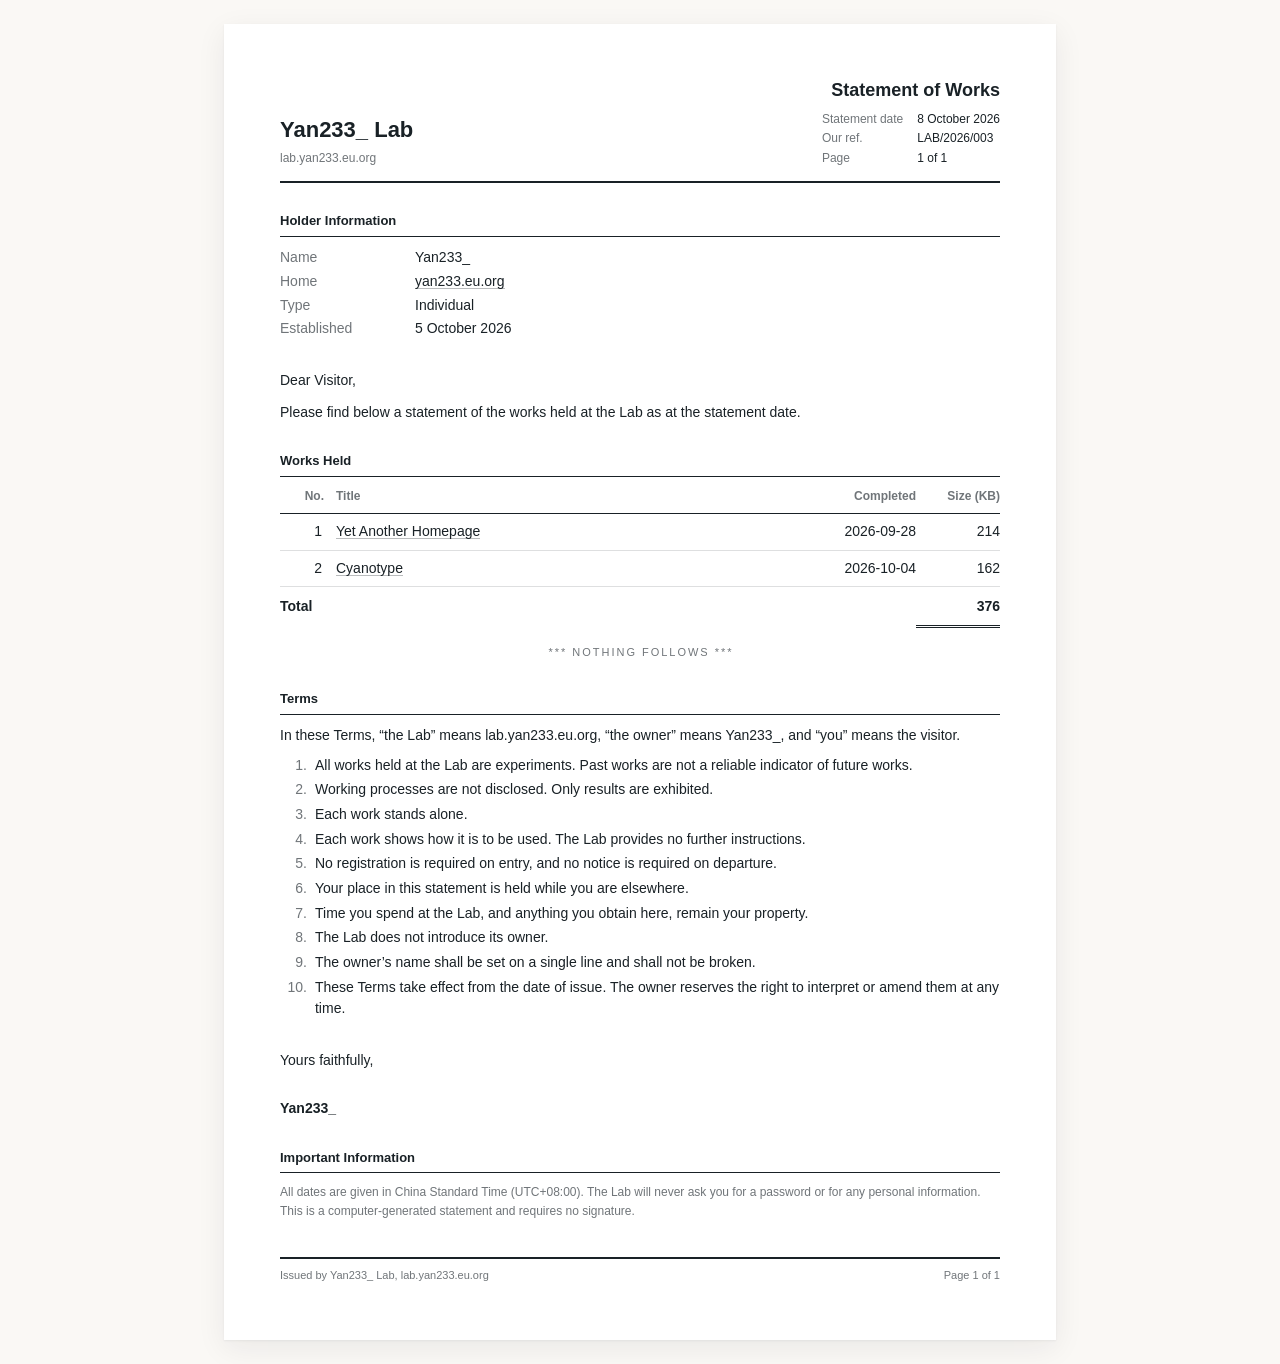
<file: index.html>
<!doctype html>
<html lang="en-GB">
<head>
  <meta charset="utf-8">
  <meta name="viewport" content="width=device-width, initial-scale=1">
  <title>Statement of Works · Yan233_ Lab</title>
  <meta name="description" content="Statement of the works held at Yan233_ Lab.">
  <link rel="stylesheet" href="style.css">
</head>
<body>
  <header class="head">
    <div class="issuer">
      <p class="mark">Yan233_ Lab</p>
      <p>lab.yan233.eu.org</p>
    </div>
    <div class="doc">
      <h1>Statement of Works</h1>
      <dl>
        <dt>Statement date</dt><dd><time datetime="2026-10-08">8 October 2026</time></dd>
        <dt>Our ref.</dt><dd>LAB/2026/003</dd>
        <dt>Page</dt><dd>1 of 1</dd>
      </dl>
    </div>
  </header>

  <main>
    <section>
      <h2>Holder Information</h2>
      <dl class="fields">
        <dt>Name</dt><dd>Yan233_</dd>
        <dt>Home</dt><dd><a href="https://yan233.eu.org/" target="_blank">yan233.eu.org</a></dd>
        <dt>Type</dt><dd>Individual</dd>
        <dt>Established</dt><dd><time datetime="2026-10-05">5 October 2026</time></dd>
      </dl>
    </section>

    <div class="letter">
      <p>Dear Visitor,</p>
      <p>Please find below a statement of the works held at the Lab as at the statement date.</p>
    </div>

    <section>
      <h2 id="works">Works Held</h2>
      <table aria-labelledby="works">
        <thead>
          <tr>
            <th scope="col" class="no">No.</th>
            <th scope="col">Title</th>
            <th scope="col" class="date">Completed</th>
            <th scope="col" class="size">Size (KB)</th>
          </tr>
        </thead>
        <tbody>
          <tr>
            <td class="no">1</td>
            <th scope="row"><a href="1/" target="_blank">Yet Another Homepage</a></th>
            <td class="date"><time datetime="2026-09-28">2026-09-28</time></td>
            <td class="size">214</td>
          </tr>
          <tr>
            <td class="no">2</td>
            <th scope="row"><a href="2/" target="_blank">Cyanotype</a></th>
            <td class="date"><time datetime="2026-10-04">2026-10-04</time></td>
            <td class="size">162</td>
          </tr>
        </tbody>
        <tfoot>
          <tr><th scope="row" colspan="3">Total</th><td class="size">376</td></tr>
        </tfoot>
      </table>
      <p class="end">Nothing follows</p>
    </section>

    <section class="terms">
      <h2>Terms</h2>
      <p>In these Terms, “the Lab” means lab.yan233.eu.org, “the owner” means Yan233_, and “you” means the visitor.</p>
      <ol>
        <li>All works held at the Lab are experiments. Past works are not a reliable indicator of future works.</li>
        <li>Working processes are not disclosed. Only results are exhibited.</li>
        <li>Each work stands alone.</li>
        <li>Each work shows how it is to be used. The Lab provides no further instructions.</li>
        <li>No registration is required on entry, and no notice is required on departure.</li>
        <li>Your place in this statement is held while you are elsewhere.</li>
        <li>Time you spend at the Lab, and anything you obtain here, remain your property.</li>
        <li>The Lab does not introduce its owner.</li>
        <li>The owner’s name shall be set on a single line and shall not be broken.</li>
        <li>These Terms take effect from the date of issue. The owner reserves the right to interpret or amend them at any time.</li>
      </ol>
    </section>

    <div class="close">
      <p>Yours faithfully,</p>
      <p class="sign">Yan233_</p>
    </div>

    <section class="info">
      <h2>Important Information</h2>
      <p>All dates are given in China Standard Time (UTC+08:00). The Lab will never ask you for a password or for any personal information. This is a computer-generated statement and requires no signature.</p>
    </section>
  </main>

  <footer class="foot">
    <p>Issued by Yan233_ Lab, lab.yan233.eu.org</p>
    <p>Page 1 of 1</p>
  </footer>
</body>
</html>
</file>
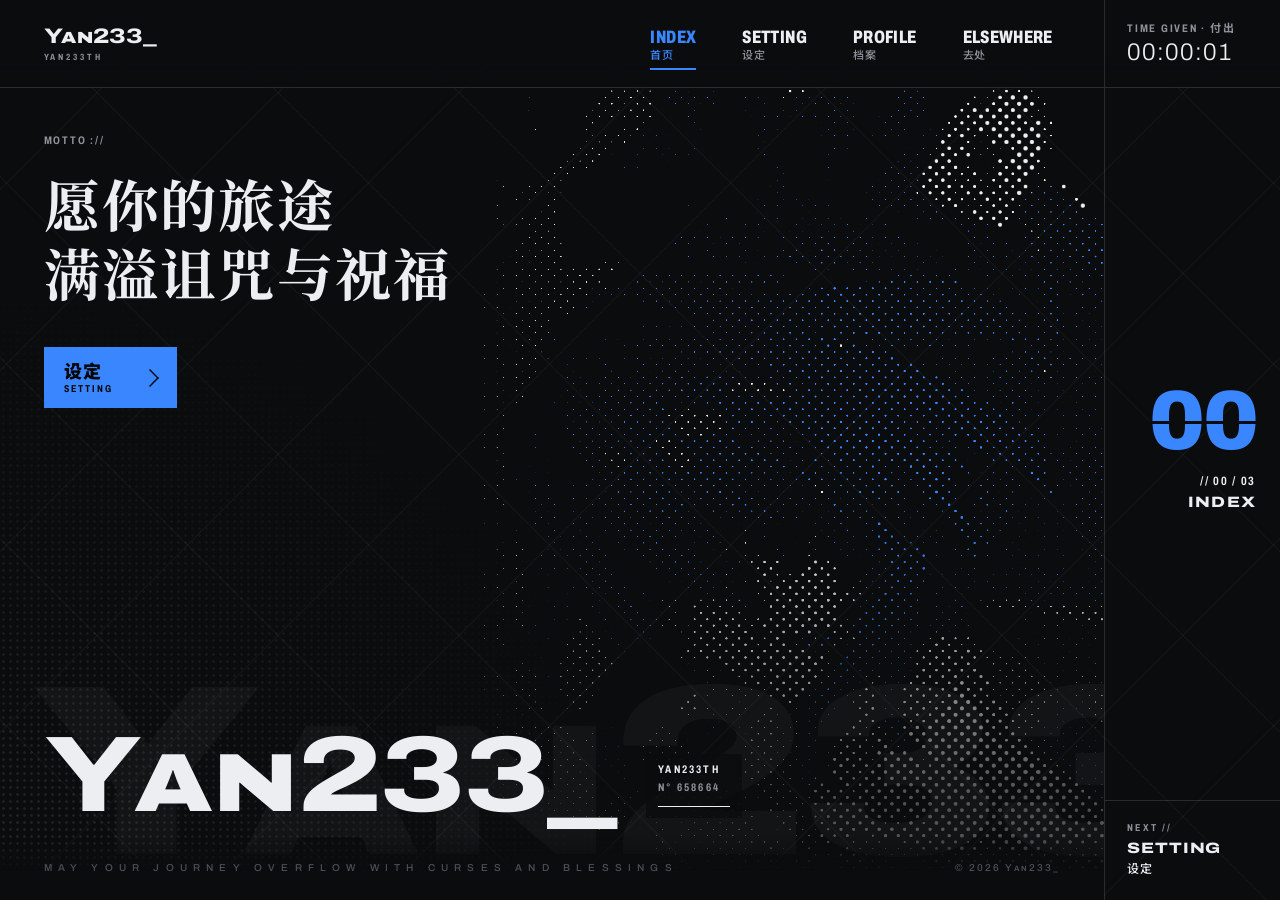
<file: 1/index.html>
<!doctype html>
<html lang="zh">
<head>
  <meta charset="utf-8">
  <meta name="viewport" content="width=device-width, initial-scale=1">
  <meta name="robots" content="noindex, nofollow">
  <meta name="theme-color" content="#0b0c0e">
  <title>Yan233_</title>
  <link rel="icon" href="avatar.avif">
  <link rel="next" href="./setting.html">
  <link rel="preload" href="archivo.woff2" as="font" type="font/woff2" crossorigin>
  <link rel="preload" href="./sans-sc.woff2" as="font" type="font/woff2" crossorigin>
  <link rel="preload" href="serif-sc.woff2" as="font" type="font/woff2" crossorigin>
  <script>document.documentElement.classList.add('js');</script>
  <style>@view-transition { navigation: auto; }</style>
  <link rel="stylesheet" href="./style.css">
  <script type="module" src="./kv.js"></script>
</head>
<body data-page="index">
  <a class="skip" href="#main">Skip to content</a>
  <span class="glow" aria-hidden="true"><i></i></span>
  <header class="bar">
    <a class="mark" href="./index.html" aria-label="Yan233_"><b>Y<span class="sc">an</span>233_</b><small>YAN233TH</small></a>
    <nav class="nav" aria-label="Pages">
      <a href="./index.html" aria-current="page"><b>INDEX</b><small>首页</small></a>
      <a href="./setting.html"><b>SETTING</b><small>设定</small></a>
      <a href="./profile.html"><b>PROFILE</b><small>档案</small></a>
      <a href="./elsewhere.html"><b>ELSEWHERE</b><small>去处</small></a>
    </nav>
    <p class="ledger"><span class="label">Time given · 付出</span><output data-ledger>00:00:00</output></p>
  </header>

  <aside class="rail">
    <p class="index-no" aria-hidden="true"><span class="big">00</span><span class="of">// 00 / 03</span><b>INDEX</b></p>
    <a class="next" href="./setting.html"><small>NEXT //</small><b>SETTING <span>设定</span></b></a>
  </aside>

  <main class="index" id="main">
    <p class="ghost" aria-hidden="true">Y<span class="sc">an</span>233_</p>
    <canvas class="kv" aria-hidden="true"></canvas>
    <img class="kv-still" src="avatar.avif" alt="" width="192" height="192">

    <section class="title in" style="--d:2">
      <h1 aria-label="Yan233_">Y<span class="sc">an</span>233_</h1>
      <p><span>YAN233TH</span><span data-visit>N° ------</span><i></i></p>
    </section>

    <section class="motto in" style="--d:0" aria-labelledby="motto">
      <p class="label">Motto ://</p>
      <h2 id="motto"><span>愿你的旅途</span><span>满溢诅咒与祝福</span></h2>
    </section>

    <a class="enter in" style="--d:4" href="./setting.html"><b>设定</b><small>SETTING</small><i></i></a>
  </main>

  <footer class="foot">
    <p>MAY YOUR JOURNEY OVERFLOW WITH CURSES AND BLESSINGS</p>
    <p class="copy">© 2026 Y<span class="sc">an</span>233_</p>
  </footer>
</body>
</html>
</file>
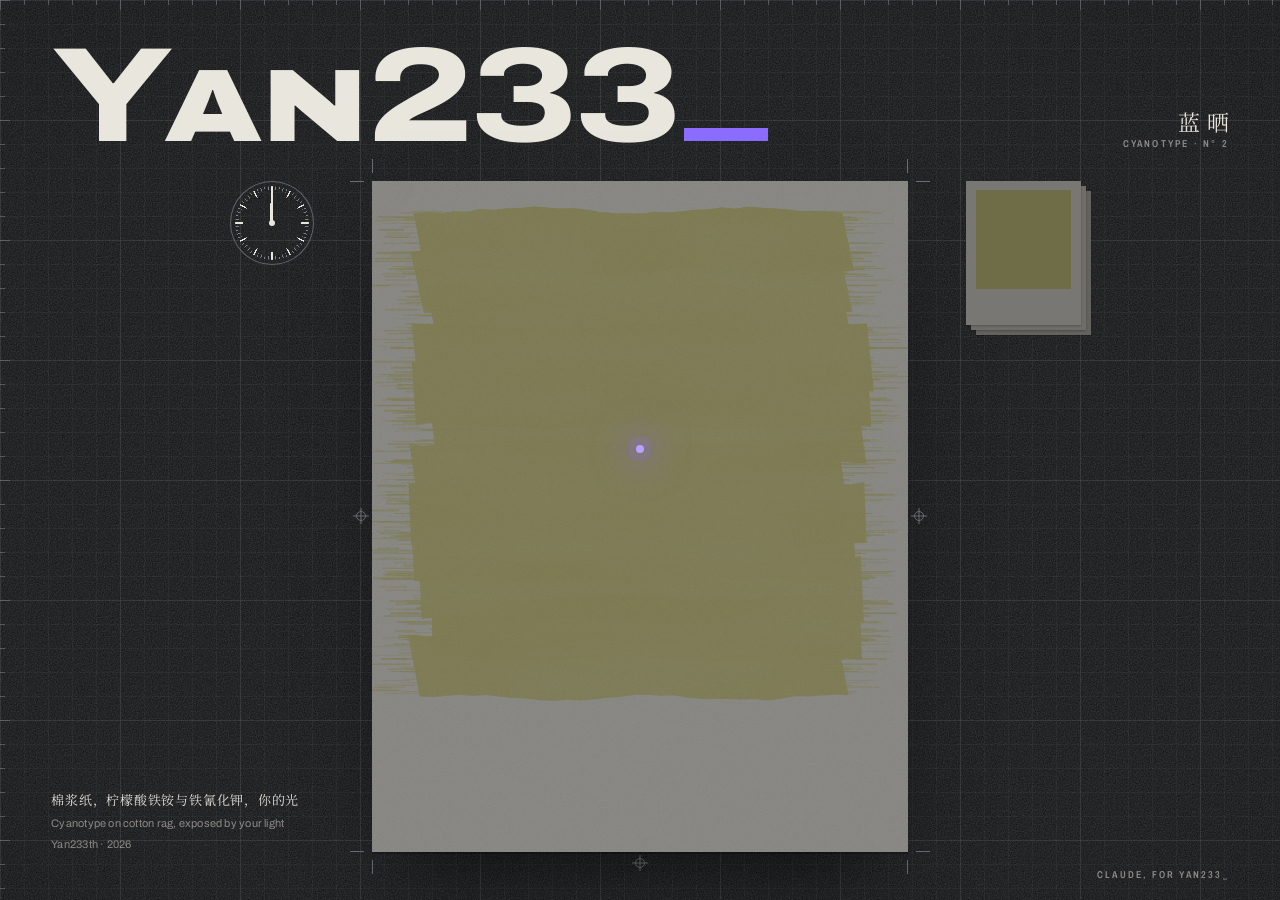
<file: 2/index.html>
<!doctype html>
<html lang="zh">
<head>
  <meta charset="utf-8">
  <meta name="viewport" content="width=device-width, initial-scale=1">
  <meta name="robots" content="noindex, nofollow">
  <meta name="theme-color" content="#101113">
  <title>Yan233_ / 蓝晒</title>
  <link rel="icon" href="avatar.avif">
  <link rel="preload" href="archivo.woff2" as="font" type="font/woff2" crossorigin>
  <link rel="preload" href="./serif-sc.woff2" as="font" type="font/woff2" crossorigin>
  <script>document.documentElement.classList.add('js');</script>
  <link rel="stylesheet" href="./style.css">
  <script type="module" src="./app.js"></script>
</head>
<body data-state="dark">
  <a class="skip" href="#sheet">Skip to the paper</a>

  <div class="ruler top" aria-hidden="true"></div>
  <div class="ruler side" aria-hidden="true"></div>

  <main class="room">
    <span class="flood" aria-hidden="true"><i></i></span>
    <span class="reveal" aria-hidden="true"><i></i></span>
    <header class="masthead">
      <h1 class="name" aria-label="Yan233_">Y<span class="sc">an</span>233<span class="tail" aria-hidden="true"></span></h1>
      <p class="title"><b>蓝晒</b><span>Cyanotype · N° 2</span></p>
    </header>

    <span class="timer" aria-hidden="true"><i></i><i></i></span>

    <figure class="stage">
      <span class="marks" aria-hidden="true"></span>
      <div class="paper" id="sheet" tabindex="0" aria-label="一张蓝晒纸。移动指针，或用方向键，让光停在纸上。A sheet of cyanotype paper: hold the light over it with the pointer or the arrow keys.">
        <canvas width="960" height="1200" aria-hidden="true"></canvas>
        <span class="veil" aria-hidden="true"><i></i></span>
        <span class="standby" aria-hidden="true"></span>
        <span class="lamp" aria-hidden="true"></span>
        <button class="water" type="button" aria-label="冲洗 · Wash" hidden><i></i></button>
      </div>
      <button class="laid" type="button" aria-label="挂回墙上 · Hang it back" hidden><canvas width="960" height="1200"></canvas></button>
      <a class="take" aria-label="带走这一张 · Take this print" hidden><svg viewBox="0 0 16 16" aria-hidden="true"><path d="M8 1.75v8.5M4.5 6.75 8 10.25l3.5-3.5"/><path d="M2.25 10.5v3.25h11.5V10.5"/></svg></a>
    </figure>

    <aside class="wall" aria-label="本次 · This visit">
      <button class="stack" type="button" aria-label="再晒一张 · Another sheet" disabled><i></i><i></i><i></i></button>
      <ol class="hung" data-prints></ol>
    </aside>

    <p class="caption">
      <span class="medium">棉浆纸，柠檬酸铁铵与铁氰化钾，你的光</span>
      <span lang="en">Cyanotype on cotton rag, exposed by your light</span>
      <span lang="en">Yan233th · 2026</span>
    </p>
  </main>

  <p class="credit">Claude, for Yan233_</p>
  <noscript><p class="nojs">这件作品需要 JavaScript 才能曝光。<span lang="en">This piece needs JavaScript to expose.</span></p></noscript>
  <p class="sr-only" role="status" data-status></p>
</body>
</html>
</file>
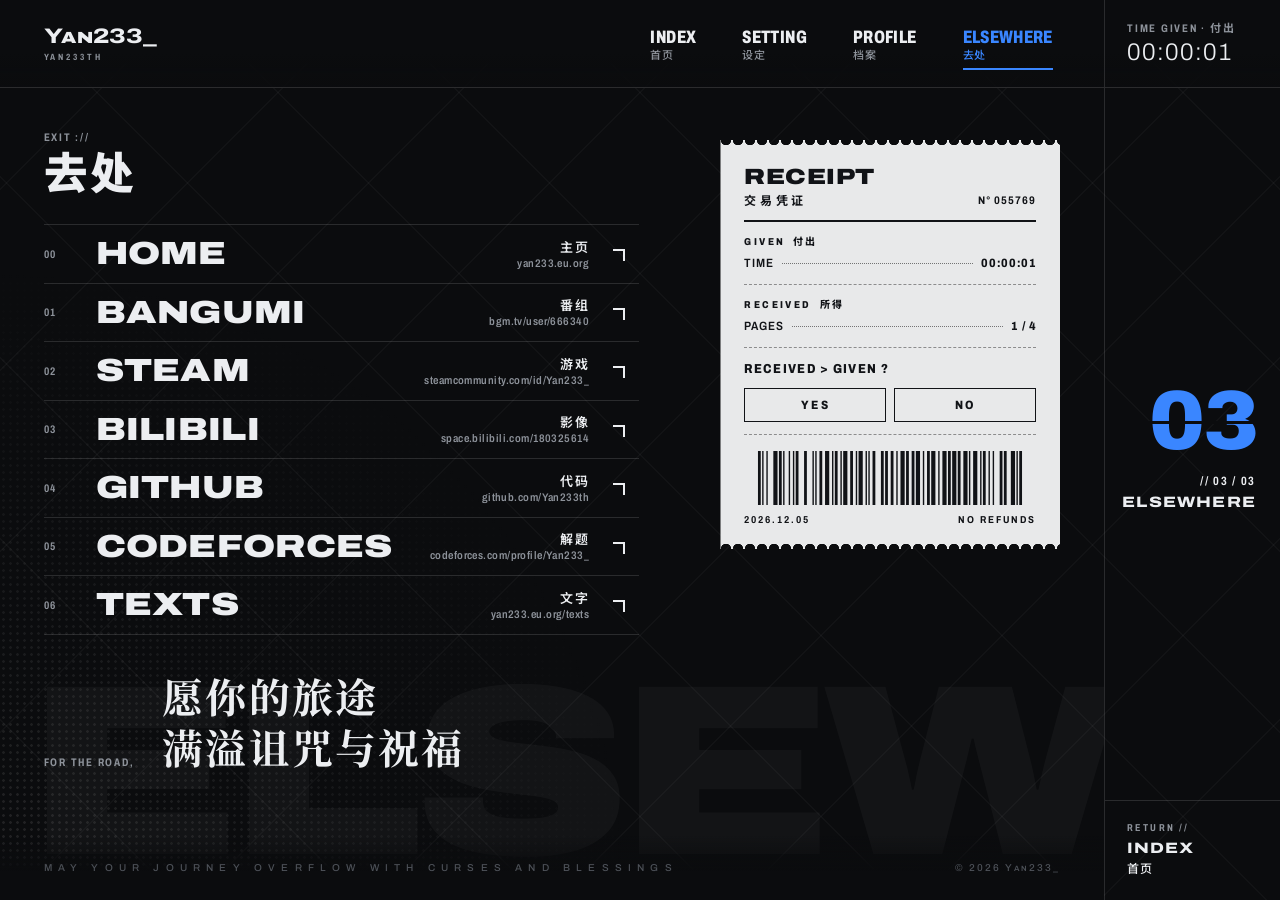
<file: 1/elsewhere.html>
<!doctype html>
<html lang="zh">
<head>
  <meta charset="utf-8">
  <meta name="viewport" content="width=device-width, initial-scale=1">
  <meta name="robots" content="noindex, nofollow">
  <meta name="theme-color" content="#0b0c0e">
  <title>Yan233_ / 去处</title>
  <link rel="icon" href="avatar.avif">
  <link rel="prev" href="./profile.html">
  <link rel="next" href="./index.html">
  <link rel="preload" href="archivo.woff2" as="font" type="font/woff2" crossorigin>
  <link rel="preload" href="./sans-sc.woff2" as="font" type="font/woff2" crossorigin>
  <link rel="preload" href="serif-sc.woff2" as="font" type="font/woff2" crossorigin>
  <script>document.documentElement.classList.add('js');</script>
  <style>@view-transition { navigation: auto; }</style>
  <link rel="stylesheet" href="./style.css">
  <script type="module" src="./receipt.js"></script>
</head>
<body data-page="elsewhere">
  <a class="skip" href="#main">Skip to content</a>
  <span class="glow" aria-hidden="true"><i></i></span>
  <header class="bar">
    <a class="mark" href="./index.html" aria-label="Yan233_"><b>Y<span class="sc">an</span>233_</b><small>YAN233TH</small></a>
    <nav class="nav" aria-label="Pages">
      <a href="./index.html"><b>INDEX</b><small>首页</small></a>
      <a href="./setting.html"><b>SETTING</b><small>设定</small></a>
      <a href="./profile.html"><b>PROFILE</b><small>档案</small></a>
      <a href="./elsewhere.html" aria-current="page"><b>ELSEWHERE</b><small>去处</small></a>
    </nav>
    <p class="ledger"><span class="label">Time given · 付出</span><output data-ledger>00:00:00</output></p>
  </header>

  <aside class="rail">
    <p class="index-no" aria-hidden="true"><span class="big">03</span><span class="of">// 03 / 03</span><b>ELSEWHERE</b></p>
    <a class="next" href="./index.html"><small>RETURN //</small><b>INDEX <span>首页</span></b></a>
  </aside>

  <main class="elsewhere" id="main">
    <p class="ghost" aria-hidden="true">ELSEWHERE</p>

    <div class="left">
      <header class="head in" style="--d:0"><p class="label">Exit ://</p><h1>去处</h1></header>
      <ol class="doors in" style="--d:1">
        <li><a href="https://yan233.eu.org/" target="_blank" rel="noopener"><b>HOME</b><span>主页<small>yan233.eu.org</small></span><i></i></a></li>
        <li><a href="https://bgm.tv/user/666340" target="_blank" rel="noopener"><b>BANGUMI</b><span>番组<small>bgm.tv/user/666340</small></span><i></i></a></li>
        <li><a href="https://steamcommunity.com/id/Yan233_" target="_blank" rel="noopener"><b>STEAM</b><span>游戏<small>steamcommunity.com/id/Yan233_</small></span><i></i></a></li>
        <li><a href="https://space.bilibili.com/180325614" target="_blank" rel="noopener"><b>BILIBILI</b><span>影像<small>space.bilibili.com/180325614</small></span><i></i></a></li>
        <li><a href="https://github.com/Yan233th" target="_blank" rel="noopener"><b>GITHUB</b><span>代码<small>github.com/Yan233th</small></span><i></i></a></li>
        <li><a href="https://codeforces.com/profile/Yan233_" target="_blank" rel="noopener"><b>CODEFORCES</b><span>解题<small>codeforces.com/profile/Yan233_</small></span><i></i></a></li>
        <li><a href="https://yan233.eu.org/texts/" target="_blank" rel="noopener"><b>TEXTS</b><span>文字<small>yan233.eu.org/texts</small></span><i></i></a></li>
      </ol>

      <section class="farewell in" style="--d:3" aria-labelledby="farewell">
        <p class="label">For the road,</p>
        <h2 id="farewell"><span>愿你的旅途</span><span>满溢诅咒与祝福</span></h2>
      </section>
    </div>

    <aside class="receipt in" style="--d:2" aria-labelledby="receipt">
      <header><b id="receipt">RECEIPT</b><span>交易凭证</span><small data-receipt="no">N° ------</small></header>
      <section>
        <h3>GIVEN<span>付出</span></h3>
        <dl><div><dt>TIME</dt><dd data-receipt="time">00:00:00</dd></div></dl>
      </section>
      <section>
        <h3>RECEIVED<span>所得</span></h3>
        <dl data-receipt="received"><div><dt>PAGES</dt><dd data-receipt="pages">- / 4</dd></div></dl>
        <div class="prints" data-receipt="prints" aria-hidden="true"></div>
      </section>
      <section class="verdict">
        <p>RECEIVED &gt; GIVEN ?</p>
        <div>
          <button type="button" data-answer="yes" aria-pressed="false">YES</button>
          <button type="button" data-answer="no" aria-pressed="false">NO</button>
        </div>
      </section>
      <svg aria-hidden="true" data-receipt="code" preserveAspectRatio="none"></svg>
      <footer><span data-receipt="date"></span><span>NO REFUNDS</span></footer>
    </aside>
  </main>

  <footer class="foot">
    <p>MAY YOUR JOURNEY OVERFLOW WITH CURSES AND BLESSINGS</p>
    <p class="copy">© 2026 Y<span class="sc">an</span>233_</p>
  </footer>
</body>
</html>
</file>
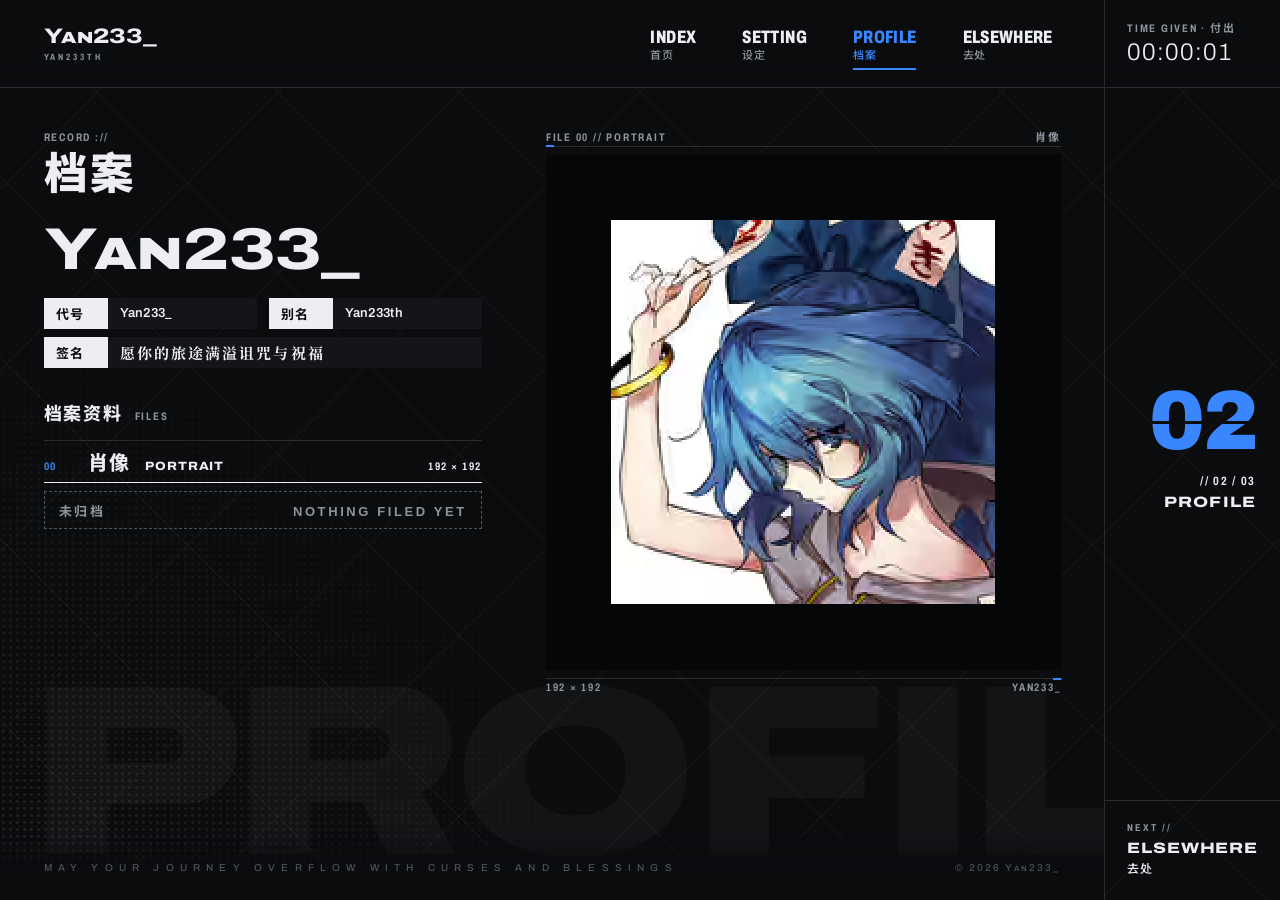
<file: 1/profile.html>
<!doctype html>
<html lang="zh">
<head>
  <meta charset="utf-8">
  <meta name="viewport" content="width=device-width, initial-scale=1">
  <meta name="robots" content="noindex, nofollow">
  <meta name="theme-color" content="#0b0c0e">
  <title>Yan233_ / 档案</title>
  <link rel="icon" href="avatar.avif">
  <link rel="prev" href="./setting.html">
  <link rel="next" href="./elsewhere.html">
  <link rel="preload" href="archivo.woff2" as="font" type="font/woff2" crossorigin>
  <link rel="preload" href="./sans-sc.woff2" as="font" type="font/woff2" crossorigin>
  <link rel="preload" href="serif-sc.woff2" as="font" type="font/woff2" crossorigin>
  <script>document.documentElement.classList.add('js');</script>
  <style>@view-transition { navigation: auto; }</style>
  <link rel="stylesheet" href="./style.css">
  <script type="module" src="./profile.js"></script>
</head>
<body data-page="profile">
  <a class="skip" href="#main">Skip to content</a>
  <span class="glow" aria-hidden="true"><i></i></span>
  <header class="bar">
    <a class="mark" href="./index.html" aria-label="Yan233_"><b>Y<span class="sc">an</span>233_</b><small>YAN233TH</small></a>
    <nav class="nav" aria-label="Pages">
      <a href="./index.html"><b>INDEX</b><small>首页</small></a>
      <a href="./setting.html"><b>SETTING</b><small>设定</small></a>
      <a href="./profile.html" aria-current="page"><b>PROFILE</b><small>档案</small></a>
      <a href="./elsewhere.html"><b>ELSEWHERE</b><small>去处</small></a>
    </nav>
    <p class="ledger"><span class="label">Time given · 付出</span><output data-ledger>00:00:00</output></p>
  </header>

  <aside class="rail">
    <p class="index-no" aria-hidden="true"><span class="big">02</span><span class="of">// 02 / 03</span><b>PROFILE</b></p>
    <a class="next" href="./elsewhere.html"><small>NEXT //</small><b>ELSEWHERE <span>去处</span></b></a>
  </aside>

  <main class="profile" id="main">
    <p class="ghost" aria-hidden="true">PROFILE</p>

    <div class="left">
      <header class="head in" style="--d:0"><p class="label">Record ://</p><h1>档案</h1></header>

      <section class="who in" style="--d:1" aria-label="Yan233_">
        <h2 aria-label="Yan233_">Y<span class="sc">an</span>233_</h2>
        <dl class="tags">
          <div><dt>代号</dt><dd lang="en">Yan233_</dd></div>
          <div><dt>别名</dt><dd lang="en">Yan233th</dd></div>
          <div class="sign"><dt>签名</dt><dd>愿你的旅途满溢诅咒与祝福</dd></div>
        </dl>
      </section>

      <section class="files in" style="--d:2" aria-labelledby="files">
        <h3 id="files">档案资料 <span class="label">Files</span></h3>
        <ol class="file-list" data-files>
          <li><a href="#file-00" data-file="portrait"><b>00</b><span>肖像</span><small>PORTRAIT</small><em>192 × 192</em></a></li>
        </ol>
      </section>
    </div>

    <div class="right in" style="--d:3">
      <figure class="view" data-view>
        <header><span class="label" data-view="name">File 00 // Portrait</span><span class="label" data-view="han">肖像</span></header>
        <div class="plate"><img class="portrait" src="avatar.avif" alt="Yan233_ 的头像：一个蓝发的插画人物。Avatar: an illustrated character with blue hair." width="192" height="192"></div>
        <figcaption><span class="label" data-view="with">192 × 192</span><span class="label" data-view="at">Yan233_</span></figcaption>
      </figure>
    </div>
  </main>

  <footer class="foot">
    <p>MAY YOUR JOURNEY OVERFLOW WITH CURSES AND BLESSINGS</p>
    <p class="copy">© 2026 Y<span class="sc">an</span>233_</p>
  </footer>
</body>
</html>
</file>
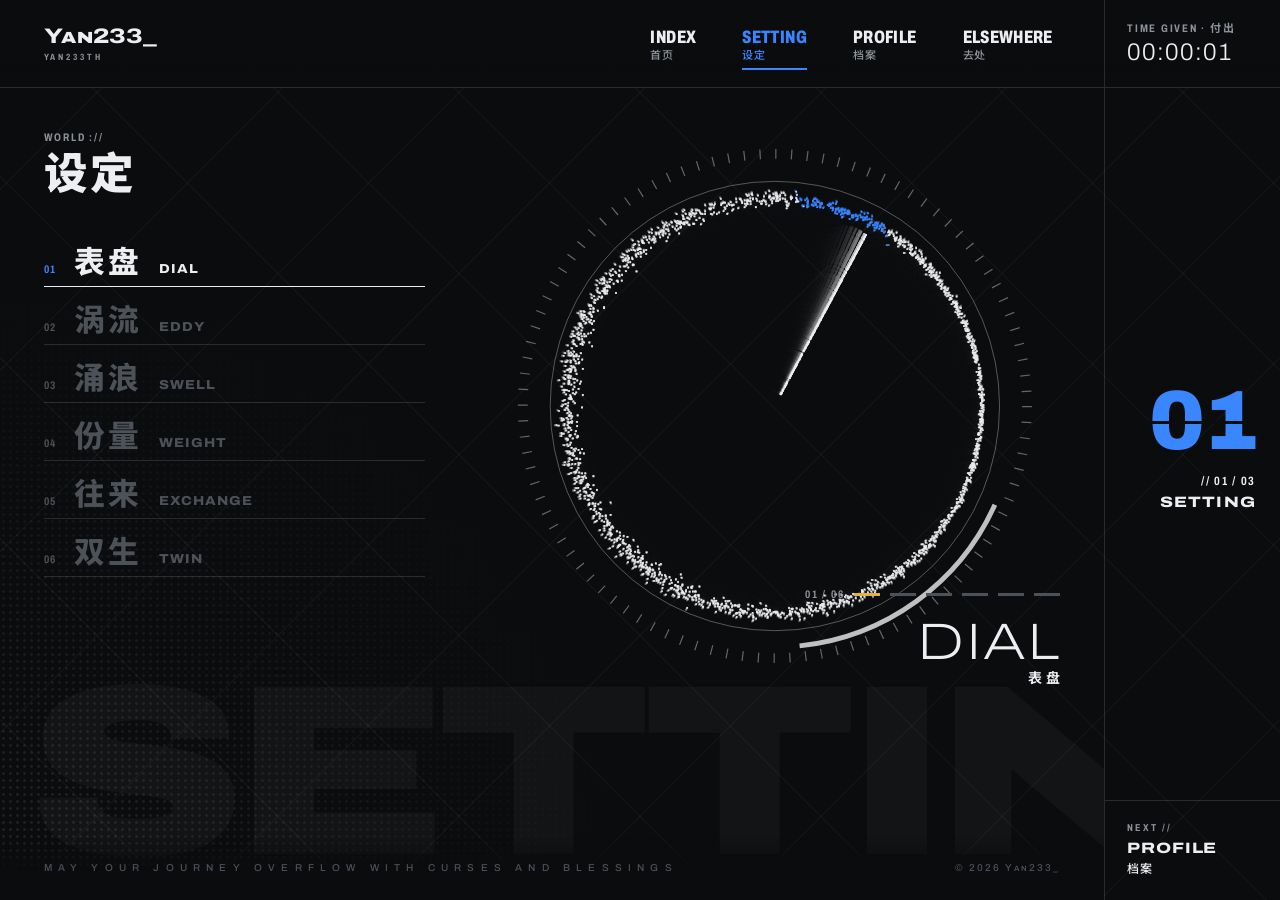
<file: 1/setting.html>
<!doctype html>
<html lang="zh">
<head>
  <meta charset="utf-8">
  <meta name="viewport" content="width=device-width, initial-scale=1">
  <meta name="robots" content="noindex, nofollow">
  <meta name="theme-color" content="#0b0c0e">
  <title>Yan233_ / 设定</title>
  <link rel="icon" href="avatar.avif">
  <link rel="prev" href="./index.html">
  <link rel="next" href="./profile.html">
  <link rel="preload" href="archivo.woff2" as="font" type="font/woff2" crossorigin>
  <link rel="preload" href="./sans-sc.woff2" as="font" type="font/woff2" crossorigin>
  <script>document.documentElement.classList.add('js');</script>
  <style>@view-transition { navigation: auto; }</style>
  <link rel="stylesheet" href="./style.css">
  <script type="module" src="./setting.js"></script>
</head>
<body data-page="setting">
  <a class="skip" href="#main">Skip to content</a>
  <span class="glow" aria-hidden="true"><i></i></span>
  <header class="bar">
    <a class="mark" href="./index.html" aria-label="Yan233_"><b>Y<span class="sc">an</span>233_</b><small>YAN233TH</small></a>
    <nav class="nav" aria-label="Pages">
      <a href="./index.html"><b>INDEX</b><small>首页</small></a>
      <a href="./setting.html" aria-current="page"><b>SETTING</b><small>设定</small></a>
      <a href="./profile.html"><b>PROFILE</b><small>档案</small></a>
      <a href="./elsewhere.html"><b>ELSEWHERE</b><small>去处</small></a>
    </nav>
    <p class="ledger"><span class="label">Time given · 付出</span><output data-ledger>00:00:00</output></p>
  </header>

  <aside class="rail">
    <p class="index-no" aria-hidden="true"><span class="big">01</span><span class="of">// 01 / 03</span><b>SETTING</b></p>
    <a class="next" href="./profile.html"><small>NEXT //</small><b>PROFILE <span>档案</span></b></a>
  </aside>

  <main class="setting" id="main">
    <p class="ghost" aria-hidden="true">SETTING</p>
    <canvas class="field" aria-hidden="true"></canvas>

    <div class="left">
      <header class="head in" style="--d:0"><p class="label">World ://</p><h1>设定</h1></header>
      <ol class="entries in" style="--d:1">
        <li><a href="#dial"><b>表盘</b><small>DIAL</small></a></li>
        <li><a href="#eddy"><b>涡流</b><small>EDDY</small></a></li>
        <li><a href="#swell"><b>涌浪</b><small>SWELL</small></a></li>
        <li><a href="#weight"><b>份量</b><small>WEIGHT</small></a></li>
        <li><a href="#exchange"><b>往来</b><small>EXCHANGE</small></a></li>
        <li><a href="#twin"><b>双生</b><small>TWIN</small></a></li>
      </ol>
    </div>

    <div class="right in" style="--d:2">
      <div class="stage" aria-hidden="true">
        <svg viewBox="-50 -50 100 100">
          <circle r="41" stroke-width="0.12" opacity="0.5"></circle>
          <circle r="46" stroke-width="1.8" stroke-dasharray="0.22 2.67" opacity="0.4"></circle>
          <circle class="arc" r="44" stroke-width="0.9" stroke-dasharray="46 400" opacity="0.8"></circle>
        </svg>
      </div>
      <div class="defs">
        <p class="pager" aria-hidden="true"></p>
        <article class="def" id="dial"><header><h2 lang="en">DIAL</h2><p>表盘</p></header></article>
        <article class="def" id="eddy"><header><h2 lang="en">EDDY</h2><p>涡流</p></header></article>
        <article class="def" id="swell"><header><h2 lang="en">SWELL</h2><p>涌浪</p></header></article>
        <article class="def" id="weight"><header><h2 lang="en">WEIGHT</h2><p>份量</p></header></article>
        <article class="def" id="exchange"><header><h2 lang="en">EXCHANGE</h2><p>往来</p></header></article>
        <article class="def" id="twin"><header><h2 lang="en">TWIN</h2><p>双生</p></header><p class="aside" lang="en"><q>And if one wins, then what?</q></p></article>
      </div>
    </div>
    <span class="reticle" aria-hidden="true"><i></i></span>
  </main>

  <footer class="foot">
    <p>MAY YOUR JOURNEY OVERFLOW WITH CURSES AND BLESSINGS</p>
    <p class="copy">© 2026 Y<span class="sc">an</span>233_</p>
  </footer>
</body>
</html>
</file>
<file: style.css>
/* The homepage's ink and paper, swapped at night; a sheet a shade lighter
   than the paper it lies on, white by day; and the homepage's purple for a
   link being pointed at. Greys are the ink at partial strength. */
:root {
  --ink: 25 33 38;
  --paper: 250 248 245;
  --sheet: 255 255 255;
  --lift: 0 1px 2px rgb(25 33 38 / 0.06), 0 8px 28px rgb(25 33 38 / 0.07);
  --hover: #6d4f74;
  --hover-line: rgba(109, 79, 116, 0.34);
  --quiet: rgb(var(--ink) / 0.62);
  --hair: rgb(var(--ink) / 0.14);
  color-scheme: light dark;
}

@media (prefers-color-scheme: dark) {
  :root {
    --ink: 250 248 245;
    --paper: 25 33 38;
    --sheet: 33 42 48;
    --lift: 0 0 0 1px rgb(250 248 245 / 0.05);
    --hover: #cdb9d1;
    --hover-line: rgba(205, 185, 209, 0.34);
  }
}

/* The page is the desk; the body is one sheet lying on it, set in the
   system's Helvetica or Arial, as statements are. */
html {
  background: rgb(var(--paper));
  color: rgb(var(--ink));
  font-family: "Helvetica Neue", Helvetica, Arial, sans-serif;
  -webkit-font-smoothing: antialiased;
}

body {
  box-sizing: border-box;
  width: min(832px, 100% - 24px);
  margin: clamp(12px, 2vw, 24px) auto;
  padding: clamp(18px, 6vw, 56px);
  background: rgb(var(--sheet));
  box-shadow: var(--lift);
  font-size: 14px;
  line-height: 1.55;
}

p,
dl,
dd {
  margin: 0;
}

a {
  color: inherit;
  text-decoration: none;
  /* A hairline under every link, and the homepage's purple line drawn over
     it while the link is pointed at. */
  background:
    linear-gradient(var(--hover-line) 0 0) right bottom / 0 1px no-repeat,
    linear-gradient(rgb(var(--ink) / 0.3) 0 0) left bottom / 100% 1px no-repeat;
  transition: color 0.2s ease, background-size 0.35s cubic-bezier(0.2, 0.7, 0.2, 1);
}

a:hover {
  color: var(--hover);
  background-position: left bottom;
  background-size: 100% 1px;
}

time,
dd,
table {
  font-variant-numeric: tabular-nums;
}

/* Issuer on the left, the document on the right, over a heavy rule. */
.head {
  display: grid;
  grid-template-columns: 1fr auto;
  align-items: end;
  gap: 20px 40px;
  padding-bottom: 14px;
  border-bottom: 2px solid rgb(var(--ink));
}

.mark {
  font-size: 22px;
  font-weight: 700;
  line-height: 1;
  white-space: nowrap;
}

.issuer p + p {
  margin-top: 8px;
  color: var(--quiet);
  font-size: 12px;
}

.doc h1 {
  margin: 0 0 8px;
  font-size: 18px;
  font-weight: 700;
  line-height: 1.2;
  text-align: right;
}

.doc dl {
  display: grid;
  grid-template-columns: auto auto;
  justify-content: end;
  gap: 1px 14px;
  font-size: 12px;
}

.doc dt,
.fields dt {
  color: var(--quiet);
}

main > * {
  margin-top: 30px;
}

h2 {
  margin: 0 0 10px;
  padding-bottom: 6px;
  border-bottom: 1px solid rgb(var(--ink));
  font-size: 13px;
  font-weight: 700;
  line-height: 1.3;
}

.fields {
  display: grid;
  grid-template-columns: 8.5em 1fr;
  gap: 2px 16px;
}

.letter p + p {
  margin-top: 10px;
}

/* Figures to the right, a single rule over the total and a double one under it. */
table {
  width: 100%;
  border-collapse: collapse;
}

th,
td {
  padding: 7px 0;
  text-align: left;
  vertical-align: baseline;
}

thead th {
  padding-top: 0;
  border-bottom: 1px solid rgb(var(--ink));
  color: var(--quiet);
  font-size: 12px;
  font-weight: 700;
}

tbody td,
tbody th {
  border-bottom: 1px solid var(--hair);
  font-weight: 400;
}

.no {
  width: 3em;
  padding-right: 1em;
  text-align: right;
}

.date {
  width: 7.5em;
  text-align: right;
}

.size {
  width: 6em;
  text-align: right;
}

.none {
  color: var(--quiet);
}

tfoot th,
tfoot td {
  padding-top: 9px;
  font-weight: 700;
}

tfoot td {
  border-top: 1px solid rgb(var(--ink));
  border-bottom: 3px double rgb(var(--ink));
}

/* The asterisks are drawn, and read as nothing. The left padding balances the
   letter-spacing after the last asterisk. */
.end {
  margin-top: 16px;
  padding-left: 0.18em;
  color: var(--quiet);
  font-size: 11px;
  letter-spacing: 0.18em;
  text-align: center;
  text-transform: uppercase;
}

.end::before {
  content: "*** ";
  content: "*** " / "";
}

.end::after {
  content: " ***";
  content: " ***" / "";
}

.terms ol {
  margin: 8px 0 0;
  padding-left: 2.2em;
}

.terms li {
  margin-top: 3px;
  padding-left: 0.3em;
}

.terms li::marker {
  color: var(--quiet);
  font-variant-numeric: tabular-nums;
}

/* Room for a signature that the statement does not need. */
.sign {
  margin-top: 26px;
  font-weight: 700;
}

.info {
  color: var(--quiet);
  font-size: 12px;
}

.info h2 {
  color: rgb(var(--ink));
}

.foot {
  display: flex;
  flex-wrap: wrap;
  justify-content: space-between;
  gap: 4px 24px;
  margin-top: 36px;
  padding-top: 8px;
  border-top: 2px solid rgb(var(--ink));
  color: var(--quiet);
  font-size: 11px;
}

@media (max-width: 560px) {
  .head {
    grid-template-columns: 1fr;
  }

  .doc h1 {
    text-align: left;
  }

  .doc dl {
    justify-content: start;
  }

  .fields {
    grid-template-columns: 7.5em 1fr;
  }
}

/* On paper: the day's ink whatever the screen, no link lines, and small
   enough that page 1 of 1 stays true on A4 and on Letter. */
@page {
  margin: 14mm;
}

@media print {
  :root {
    --ink: 25 33 38;
    --paper: 250 248 245;
  }

  html {
    zoom: 0.75;
  }

  /* The printed page is the sheet. */
  body {
    width: auto;
    margin: 0;
    padding: 0;
    box-shadow: none;
  }

  a {
    background: none;
  }
}
</file>
<file: 1/style.css>
/* Archivo, the motto's serif, and a sans subset to these pages' words. */
@font-face {
  font-family: Archivo;
  src: url('archivo.woff2') format('woff2');
  font-weight: 100 900;
  font-stretch: 62% 125%;
  font-display: block;
}

@font-face {
  font-family: SansSC;
  src: url('./sans-sc.woff2') format('woff2');
  font-weight: 100 900;
  font-display: block;
}

@font-face {
  font-family: SerifSC;
  src: url('serif-sc.woff2') format('woff2');
  font-weight: 700;
  font-display: block;
}

/* The opt-in to view transitions between pages is an inline style in each
   page's head, not here: Chrome decides whether a page takes part when its
   body begins, often before this file has arrived, and then skips the
   transition. */

:root {
  --bg: #0b0c0e;
  --panel: #141518;
  --text: #eceef1;
  --muted: #8d929a;
  --dim: #4d5158;
  --line: rgb(255 255 255 / 0.13);
  --line-soft: rgb(255 255 255 / 0.06);
  --accent: #3a86ff;
  --gold: #e2b33c;

  /* No generic family here, so Chinese falls through to --han. */
  --latin: Archivo, 'Helvetica Neue', Arial;
  --han: SansSC, 'PingFang SC', 'Microsoft YaHei', 'Noto Sans CJK SC', sans-serif;
  --han-serif: SerifSC, 'Songti SC', 'Noto Serif CJK SC', serif;

  --bar: 88px;
  --rail: 176px;
  --foot: 64px;
  --edge: clamp(20px, 3.4vw, 48px);
  --ease: cubic-bezier(0.2, 0.7, 0.1, 1);

  color-scheme: dark;
  background: var(--bg);
  color: var(--text);
}

* {
  box-sizing: border-box;
}

body {
  margin: 0;
  min-height: 100svh;
  font: 500 15px/1.6 var(--latin), var(--han);
  font-stretch: 100%;
  -webkit-font-smoothing: antialiased;
  -webkit-tap-highlight-color: transparent;
}

/* The ground: a faint lattice, and a patch of halftone in the lower corner. */
body::before,
body::after {
  content: '';
  position: fixed;
  inset: 0;
  z-index: -1;
  pointer-events: none;
}

body::before {
  background:
    repeating-linear-gradient(45deg, transparent 0 127px, var(--line-soft) 127px 128px),
    repeating-linear-gradient(-45deg, transparent 0 127px, var(--line-soft) 127px 128px);
  opacity: 0.55;
}

body::after {
  background: radial-gradient(circle, rgb(255 255 255 / 0.1) 1.1px, transparent 1.6px) 0 0 / 7px 7px;
  mask-image: radial-gradient(circle at 0% 100%, #000, transparent 42%);
}

/* Under a mouse the same lattice lights up blue. The lit copy stays still;
   above it lies a cover of the ground with a soft hole, twice the size of
   the window so it covers it wherever the hole is, and only the cover moves. */
.glow {
  position: fixed;
  inset: 0;
  z-index: -2;
  overflow: hidden;
  pointer-events: none;
  opacity: 0;
  transition: opacity 700ms ease;
}

.glow.on {
  opacity: 1;
}

.glow::before {
  content: '';
  position: absolute;
  inset: 0;
  background:
    repeating-linear-gradient(45deg, transparent 0 127px, rgb(58 134 255 / 0.6) 127px 128px),
    repeating-linear-gradient(-45deg, transparent 0 127px, rgb(58 134 255 / 0.6) 127px 128px);
}

.glow i {
  position: absolute;
  left: 0;
  top: 0;
  width: 200vw;
  height: 200vh;
  background: radial-gradient(circle 300px at 50% 50%, transparent, rgb(11 12 14 / 0.7) 45%, var(--bg));
  transform: translate(calc(var(--x, 50vw) - 50%), calc(var(--y, 50vh) - 50%));
  transition: transform 260ms var(--ease);
  will-change: transform;
}

a {
  color: inherit;
  text-decoration: none;
}

:focus-visible {
  outline: 2px solid var(--accent);
  outline-offset: 3px;
}

h1,
h2,
h3,
p,
dl,
dd,
ol,
ul,
figure {
  margin: 0;
}

ol,
ul {
  padding: 0;
  list-style: none;
}

.skip {
  position: absolute;
  left: -9999px;
}

.skip:focus {
  left: var(--edge);
  top: 12px;
  z-index: 20;
  padding: 6px 10px;
  background: var(--accent);
  color: #000;
}

/* Small type used everywhere: labels, indices, data. */
.label {
  font-family: var(--latin), var(--han);
  font-stretch: 75%;
  font-weight: 700;
  font-size: 11px;
  letter-spacing: 0.16em;
  text-transform: uppercase;
  color: var(--muted);
}

.num {
  font-variant-numeric: tabular-nums;
}

/* The name as its owner writes it, Yan233_, with the lower-case letters as
   small capitals: capital forms at Archivo's x-height (526 / 686 of the cap
   height). Archivo has none of its own, so these are its capitals scaled
   down. Where the name is set large they go one weight heavier, to keep the
   strokes even, and the A is tucked under the Y's arm by hand, since kerning
   doesn't reach across the span. */
.sc {
  font-size: 0.767em;
  text-transform: uppercase;
}

.mark b .sc,
.index .title h1 .sc,
.who h2 .sc,
.ghost .sc {
  margin-left: -0.08em;
  font-weight: 900;
  letter-spacing: 0.01em;
}

/* Chrome: bar, rail, foot */

.bar {
  position: fixed;
  inset: 0 0 auto;
  z-index: 10;
  height: var(--bar);
  display: flex;
  align-items: center;
  padding-left: var(--edge);
  border-bottom: 1px solid var(--line);
  background: linear-gradient(var(--bg) 60%, rgb(11 12 14 / 0.85));
  view-transition-name: bar;
}

.mark {
  display: grid;
  line-height: 1;
}

.mark b {
  font-stretch: 125%;
  font-weight: 800;
  font-size: 21px;
  letter-spacing: 0.01em;
  white-space: nowrap;
}

.mark small {
  margin-top: 6px;
  font-stretch: 75%;
  font-weight: 700;
  font-size: 9px;
  letter-spacing: 0.32em;
  color: var(--muted);
}

.nav {
  display: flex;
  gap: clamp(20px, 3.6vw, 56px);
  margin-left: auto;
  margin-right: clamp(24px, 4vw, 64px);
}

.nav a {
  position: relative;
  display: grid;
  gap: 3px;
  padding: 8px 0;
  line-height: 1;
  color: var(--text);
  transition: color 240ms ease;
}

.nav b {
  font-stretch: 72%;
  font-weight: 800;
  font-size: 18px;
  letter-spacing: 0.02em;
}

.nav small {
  font-family: var(--han);
  font-weight: 500;
  font-size: 11px;
  letter-spacing: 0.08em;
  color: var(--muted);
  transition: color 240ms ease;
}

.nav a::after {
  content: '';
  position: absolute;
  left: 0;
  right: 0;
  bottom: -2px;
  height: 2px;
  background: var(--accent);
  transform: scaleX(0);
  transform-origin: left;
  transition: transform 360ms var(--ease);
}

.nav a:hover::after,
.nav a[aria-current='page']::after {
  transform: scaleX(1);
}

.nav a[aria-current='page'],
.nav a[aria-current='page'] small {
  color: var(--accent);
}

.ledger {
  align-self: stretch;
  width: var(--rail);
  display: grid;
  align-content: center;
  gap: 6px;
  padding-left: 22px;
  border-left: 1px solid var(--line);
  line-height: 1;
}

.ledger output {
  font-stretch: 100%;
  font-weight: 300;
  font-size: 24px;
  letter-spacing: 0.04em;
  font-variant-numeric: tabular-nums;
}

.rail {
  position: fixed;
  top: var(--bar);
  right: 0;
  bottom: 0;
  z-index: 9;
  width: var(--rail);
  display: grid;
  grid-template-rows: 1fr auto;
  border-left: 1px solid var(--line);
  view-transition-name: rail;
}

.index-no {
  align-self: center;
  display: grid;
  justify-items: end;
  padding-right: 24px;
  line-height: 1;
}

/* The index number, struck through by the rail's own hairline. */
.index-no .big {
  position: relative;
  font-stretch: 100%;
  font-weight: 900;
  font-size: 84px;
  letter-spacing: -0.03em;
  color: var(--accent);
  margin-bottom: 12px;
  view-transition-name: index-no;
}

.index-no .big::after {
  content: '';
  position: absolute;
  left: -40px;
  right: -24px;
  top: 52%;
  height: 1px;
  background: var(--bg);
  box-shadow: 0 -1px 0 var(--bg), 0 1px 0 var(--bg);
}

.index-no .of {
  font-stretch: 75%;
  font-weight: 700;
  font-size: 12px;
  letter-spacing: 0.14em;
  color: var(--text);
}

.index-no b {
  margin-top: 8px;
  font-stretch: 125%;
  font-weight: 800;
  font-size: 15px;
  letter-spacing: 0.08em;
}

.next {
  display: grid;
  gap: 8px;
  padding: 22px 22px 26px;
  border-top: 1px solid var(--line);
  line-height: 1;
  transition: background-color 300ms ease, color 300ms ease;
}

.next small {
  font-stretch: 75%;
  font-weight: 700;
  font-size: 10px;
  letter-spacing: 0.24em;
  color: var(--muted);
}

.next b {
  display: grid;
  gap: 6px;
  font-stretch: 125%;
  font-weight: 800;
  font-size: 15px;
  letter-spacing: 0.06em;
}

.next b span {
  font-family: var(--han);
  font-stretch: 100%;
  font-weight: 500;
  font-size: 12px;
  letter-spacing: 0.1em;
}

.next:hover {
  background: var(--accent);
  color: #05070a;
}

.next:hover small {
  color: #05070a;
}

.foot {
  position: fixed;
  left: 0;
  right: var(--rail);
  bottom: 0;
  z-index: 8;
  height: var(--foot);
  display: flex;
  align-items: center;
  gap: 32px;
  padding: 0 var(--edge);
  background: linear-gradient(transparent, var(--bg) 55%);
  pointer-events: none;
  view-transition-name: foot;
}

.foot p {
  font-stretch: 100%;
  font-weight: 500;
  font-size: 10px;
  letter-spacing: 0.62em;
  color: var(--dim);
  white-space: nowrap;
  overflow: hidden;
  text-overflow: clip;
}

.foot .copy {
  margin-left: auto;
  letter-spacing: 0.2em;
}

.foot .copy .sc {
  font-weight: 600;
}

/* Page body */

main {
  position: relative;
  min-height: 100svh;
  padding: calc(var(--bar) + 44px) calc(var(--rail) + var(--edge)) calc(var(--foot) + 28px) var(--edge);
  overflow: hidden;
  /* Nothing of the page reaches under the rail. */
  clip-path: inset(0 var(--rail) 0 0);
  view-transition-name: main;
}

.ghost {
  position: absolute;
  left: calc(var(--edge) - 0.06em);
  bottom: calc(var(--foot) - 0.14em);
  z-index: -1;
  font-stretch: 125%;
  font-weight: 900;
  font-size: clamp(120px, 19vw, 300px);
  line-height: 0.8;
  letter-spacing: -0.03em;
  color: rgb(255 255 255 / 0.035);
  white-space: nowrap;
  pointer-events: none;
  user-select: none;
}

.head {
  display: grid;
  gap: 6px;
  line-height: 1;
}

.head h1 {
  font-family: var(--han);
  font-weight: 900;
  font-size: clamp(34px, 3.4vw, 48px);
  letter-spacing: 0.06em;
}

/* 00 · Index */

.index .kv {
  position: absolute;
  top: var(--bar);
  right: var(--rail);
  bottom: 0;
  width: min(64%, 900px);
  height: calc(100% - var(--bar));
  z-index: -1;
  /* Fades out to the left, and under the name at the foot. */
  mask-image: linear-gradient(90deg, transparent, #000 30%), linear-gradient(#000 50%, rgb(0 0 0 / 0.3) 88%);
  mask-composite: intersect;
}

.index .kv-still {
  display: none;
}

html:not(.js) .index .kv {
  display: none;
}

html:not(.js) .index .kv-still {
  display: block;
  position: absolute;
  top: calc(var(--bar) + 44px);
  right: calc(var(--rail) + var(--edge));
  width: 192px;
  filter: grayscale(1);
}

.index .motto {
  display: grid;
  gap: 18px;
  width: max-content;
}

.index .motto h2 {
  font-family: var(--han-serif);
  font-weight: 700;
  font-size: clamp(36px, 4.4vw, 66px);
  line-height: 1.24;
  letter-spacing: 0.04em;
}

.index .motto h2 span {
  display: block;
  white-space: nowrap;
}

.index .enter {
  display: inline-grid;
  grid-template-columns: auto auto;
  align-items: center;
  column-gap: 28px;
  margin-top: 40px;
  padding: 14px 18px 14px 20px;
  background: var(--accent);
  color: #05070a;
  line-height: 1;
  transition: background-color 300ms ease;
}

.index .enter b {
  font-family: var(--han);
  font-weight: 900;
  font-size: 18px;
  letter-spacing: 0.1em;
}

.index .enter small {
  grid-row: 2;
  margin-top: 5px;
  font-stretch: 75%;
  font-weight: 700;
  font-size: 10px;
  letter-spacing: 0.2em;
}

.index .enter i {
  grid-row: 1 / 3;
  grid-column: 2;
  width: 18px;
  height: 18px;
  border-top: 2px solid;
  border-right: 2px solid;
  transform: rotate(45deg) scale(0.7);
  transition: transform 300ms var(--ease);
}

.index .enter:hover {
  background: var(--text);
}

.index .enter:hover i {
  transform: translateX(4px) rotate(45deg) scale(0.7);
}

.index .title {
  position: absolute;
  left: var(--edge);
  bottom: calc(var(--foot) + 18px);
  display: flex;
  align-items: flex-end;
  gap: clamp(16px, 2.4vw, 36px);
}

.index .title h1 {
  font-stretch: 125%;
  font-weight: 800;
  font-size: clamp(54px, 8.4vw, 132px);
  line-height: 0.78;
  letter-spacing: -0.015em;
  white-space: nowrap;
}

.index .title p {
  display: grid;
  gap: 7px;
  padding: 10px 12px 11px;
  background: rgb(11 12 14 / 0.8);
  font-stretch: 75%;
  font-weight: 700;
  font-size: 11px;
  letter-spacing: 0.2em;
  line-height: 1;
}

.index .title p span:last-of-type {
  color: var(--muted);
}

.index .title p i {
  display: block;
  width: 72px;
  height: 1px;
  margin-top: 6px;
  background: var(--text);
}

/* 01 · Setting */

.setting {
  display: grid;
  grid-template-columns: minmax(280px, 0.8fr) minmax(0, 1.2fr);
  gap: 32px clamp(32px, 5vw, 80px);
  align-content: start;
  -webkit-user-select: none;
  user-select: none;
  -webkit-touch-callout: none;
}

/* The cloud is drawn over the whole page, behind the type, so a strong push
   can carry points well away from their form and back. */
.setting .field {
  position: absolute;
  inset: 0;
  z-index: -1;
  width: 100%;
  height: 100%;
}

html:not(.js) .setting .field {
  display: none;
}

.entries {
  display: grid;
  gap: 4px;
  margin-top: 40px;
  counter-reset: entry;
}

.entries a {
  display: flex;
  align-items: baseline;
  gap: 18px;
  padding: 12px 0 10px;
  border-bottom: 1px solid var(--line);
  color: var(--dim);
  line-height: 1;
  transition: color 300ms ease, border-color 300ms ease, padding 420ms var(--ease);
}

.entries a::before {
  counter-increment: entry;
  content: counter(entry, decimal-leading-zero);
  font-stretch: 75%;
  font-weight: 700;
  font-size: 11px;
  letter-spacing: 0.12em;
  font-variant-numeric: tabular-nums;
}

.entries b {
  font-family: var(--han);
  font-weight: 800;
  font-size: clamp(24px, 2.4vw, 34px);
  letter-spacing: 0.08em;
}

.entries small {
  font-stretch: 110%;
  font-weight: 800;
  font-size: 13px;
  letter-spacing: 0.08em;
}

.entries a:hover {
  color: var(--muted);
  padding-left: 10px;
}

.entries a[aria-current='true'] {
  color: var(--text);
  border-color: var(--text);
  padding-left: 0;
}

.entries a[aria-current='true']::before {
  color: var(--accent);
}

/* A form the visitor has spent time with is on file. */
.entries a.filed:not([aria-current='true']) small::after {
  content: ' ·';
  color: var(--accent);
}

.stage {
  position: relative;
  height: clamp(340px, calc(100svh - var(--bar) - var(--foot) - 200px), 640px);
}

.stage svg {
  position: absolute;
  inset: 0;
  width: 100%;
  height: 100%;
  overflow: visible;
  pointer-events: none;
}

.stage svg circle {
  fill: none;
  stroke: var(--text);
}

html:not(.js) .stage {
  display: none;
}

/* The hand's reach, following a mouse: a ring as wide as the field it
   pushes with, which tightens while pressed. */
.reticle {
  --r: 240px;
  position: absolute;
  left: 0;
  top: 0;
  z-index: 2;
  width: var(--r);
  height: var(--r);
  margin: calc(var(--r) / -2) 0 0 calc(var(--r) / -2);
  border: 1px solid rgb(236 238 241 / 0.28);
  border-radius: 50%;
  pointer-events: none;
  opacity: 0;
  transition: opacity 400ms ease, scale 320ms var(--ease), border-color 320ms ease;
  will-change: translate;
}

.reticle.on {
  opacity: 1;
}

.reticle.down {
  scale: 0.82;
  border-color: rgb(58 134 255 / 0.7);
}

/* Four ticks on the ring, and a point at its centre. */
.reticle::before {
  content: '';
  position: absolute;
  inset: -5px;
  border-radius: 50%;
  background:
    linear-gradient(var(--text), var(--text)) 50% 0 / 1px 10px,
    linear-gradient(var(--text), var(--text)) 50% 100% / 1px 10px,
    linear-gradient(var(--text), var(--text)) 0 50% / 10px 1px,
    linear-gradient(var(--text), var(--text)) 100% 50% / 10px 1px;
  background-repeat: no-repeat;
  opacity: 0.7;
}

.reticle i {
  position: absolute;
  left: 50%;
  top: 50%;
  width: 4px;
  height: 4px;
  margin: -2px 0 0 -2px;
  background: var(--accent);
}

.defs {
  position: relative;
  z-index: 1;
  display: grid;
  justify-items: end;
  margin-top: -110px;
  text-align: right;
}

.js .def:not(.current) {
  display: none;
}

html:not(.js) .defs {
  margin-top: 0;
}

html:not(.js) .def + .def {
  margin-top: 28px;
}

.def header {
  display: grid;
  justify-items: end;
  gap: 4px;
  line-height: 1;
}

.def h2 {
  font-stretch: 125%;
  font-weight: 200;
  font-size: clamp(30px, 4vw, 64px);
  letter-spacing: 0.01em;
  line-height: 0.95;
}

.def header p {
  font-family: var(--han);
  font-weight: 700;
  font-size: 14px;
  letter-spacing: 0.3em;
  margin-right: -0.3em;
}

.defs .pager {
  display: flex;
  align-items: center;
  justify-content: flex-end;
  gap: 10px;
  margin: 16px 0 14px;
}

.defs .pager i {
  display: block;
  width: 26px;
  height: 3px;
  background: var(--dim);
  transition: background-color 300ms ease;
}

.defs .pager i.on {
  background: var(--gold);
}

/* Said only when someone tries to make one of the two win. */
.def .aside {
  margin-top: 16px;
  font-stretch: 100%;
  font-style: italic;
  font-weight: 400;
  font-size: 17px;
  line-height: 1.4;
}

.def .aside q {
  quotes: none;
}

.js .def .aside {
  opacity: 0;
  clip-path: inset(-30% 0 -30% 100%);
  transition: opacity 600ms ease, clip-path 1100ms var(--ease);
}

.js .def .aside.shown {
  opacity: 1;
  clip-path: inset(-30% 0 -30% -1px);
}

/* 02 · Profile */

.profile {
  display: grid;
  grid-template-columns: minmax(0, 0.92fr) minmax(0, 1.08fr);
  gap: 32px clamp(32px, 5vw, 88px);
  align-content: start;
}

.profile .left {
  display: grid;
  gap: 30px;
  align-content: start;
}

.who h2 {
  font-stretch: 125%;
  font-weight: 800;
  font-size: clamp(38px, 4.6vw, 68px);
  line-height: 0.9;
  white-space: nowrap;
}

.tags {
  display: grid;
  grid-template-columns: repeat(2, minmax(0, 1fr));
  gap: 8px 12px;
  margin-top: 22px;
}

.tags div {
  display: grid;
  grid-template-columns: 64px 1fr;
  background: var(--panel);
  line-height: 1;
}

.tags dt,
.tags dd {
  padding: 9px 12px;
  font-family: var(--han);
  font-size: 13px;
  letter-spacing: 0.08em;
}

.tags dt {
  background: var(--text);
  color: var(--bg);
  font-weight: 700;
}

.tags dd {
  font-weight: 500;
}

.tags dd[lang='en'] {
  font-family: var(--latin);
  font-weight: 600;
  letter-spacing: 0.02em;
}

/* The signature is the owner's own line, in the motto's serif. */
.tags .sign {
  grid-column: 1 / -1;
}

.tags .sign dd {
  padding: 8px 12px 7px;
  font-family: var(--han-serif);
  font-weight: 700;
  font-size: 15px;
  letter-spacing: 0.14em;
}

.files h3 {
  display: flex;
  align-items: baseline;
  gap: 12px;
  margin-bottom: 14px;
  font-family: var(--han);
  font-weight: 800;
  font-size: 18px;
  letter-spacing: 0.1em;
}

.file-list {
  border-top: 1px solid var(--line);
}

.file-list a {
  display: grid;
  grid-template-columns: 30px auto auto minmax(0, 1fr);
  align-items: baseline;
  gap: 14px;
  padding: 11px 0 10px;
  border-bottom: 1px solid var(--line);
  color: var(--dim);
  line-height: 1;
  transition: color 300ms ease, border-color 300ms ease, padding 420ms var(--ease);
}

.file-list b {
  font-stretch: 75%;
  font-weight: 700;
  font-size: 11px;
  letter-spacing: 0.12em;
  font-variant-numeric: tabular-nums;
}

.file-list span {
  font-family: var(--han);
  font-weight: 800;
  font-size: 20px;
  letter-spacing: 0.08em;
}

.file-list small {
  font-stretch: 110%;
  font-weight: 800;
  font-size: 12px;
  letter-spacing: 0.08em;
}

.file-list em {
  justify-self: end;
  font-style: normal;
  font-stretch: 75%;
  font-weight: 700;
  font-size: 11px;
  letter-spacing: 0.14em;
  font-variant-numeric: tabular-nums;
}

.file-list a:hover {
  color: var(--muted);
  padding-left: 10px;
}

.file-list a[aria-current='true'] {
  color: var(--text);
  border-color: var(--text);
  padding-left: 0;
}

.file-list a[aria-current='true'] b {
  color: var(--accent);
}

/* Where the visitor's files will go, before there are any. */
.file-list .none {
  display: flex;
  justify-content: space-between;
  margin-top: 8px;
  padding: 12px 14px 11px;
  border: 1px dashed var(--dim);
  color: var(--dim);
  line-height: 1;
}

.file-list .none span {
  font-size: 13px;
  font-weight: 700;
  letter-spacing: 0.2em;
}

.view {
  justify-self: end;
  display: grid;
  gap: 12px;
  width: min(100%, calc(100svh - var(--bar) - var(--foot) - 160px));
  min-width: 0;
}

.view header,
.view figcaption {
  display: flex;
  justify-content: space-between;
  gap: 16px;
  line-height: 1;
}

.view .plate {
  position: relative;
  aspect-ratio: 1;
  background: #050608;
  outline: 1px solid var(--line);
  outline-offset: 8px;
}

.view .plate::before,
.view .plate::after {
  content: '';
  position: absolute;
  z-index: 1;
  width: 16px;
  height: 16px;
  border: 2px solid var(--accent);
}

.view .plate::before {
  top: -10px;
  left: -10px;
  border-right: 0;
  border-bottom: 0;
}

.view .plate::after {
  bottom: -10px;
  right: -10px;
  border-left: 0;
  border-top: 0;
}

.view .plate > * {
  position: absolute;
  inset: 0;
  width: 100%;
  height: 100%;
}

/* The portrait is 192 pixels square, and is shown as such: each of its
   pixels two wide, or three on a large mount, on the plate's dark ground. */
.view .plate {
  container-type: inline-size;
}

.view .plate .portrait {
  inset: 0;
  width: min(100%, 384px);
  height: auto;
  margin: auto;
  image-rendering: pixelated;
}

@container (min-width: 700px) {
  .view .plate .portrait {
    width: 576px;
  }
}

.view .plate [hidden] {
  display: none;
}

.js .view .plate > .leaving {
  animation: plate-out 420ms ease both;
}

.js .view .plate > .arriving {
  animation: plate-in 760ms var(--ease) both;
}

@keyframes plate-out {
  to { opacity: 0; }
}

@keyframes plate-in {
  from { clip-path: inset(0 0 0 100%); }
  to { clip-path: inset(0 0 0 0); }
}

/* 03 · Elsewhere */

.elsewhere {
  /* How tall the window is, from 0 at 720px to 1px from 960px up. The doors
     and the farewell open out with it, smoothly, so the farewell clears the
     foot at any height in between. */
  --open: clamp(0px, (100svh - 720px) / 240, 1px);
  display: grid;
  grid-template-columns: minmax(0, 1.25fr) minmax(280px, 0.75fr);
  gap: 36px clamp(32px, 5vw, 80px);
  align-content: start;
}

/* Numbered from 00, the homepage: 00 is the owner's own throughout, as the
   cover and the portrait are. */
.doors {
  margin-top: calc(18px + 18 * var(--open));
  border-top: 1px solid var(--line);
  counter-reset: door -1;
}

.doors a {
  position: relative;
  display: grid;
  grid-template-columns: 34px minmax(0, 1fr) auto 18px;
  align-items: center;
  gap: 18px;
  padding: calc(8px + 7 * var(--open)) 14px calc(7px + 7 * var(--open)) 0;
  border-bottom: 1px solid var(--line);
  line-height: 1;
  isolation: isolate;
  transition: color 300ms ease, padding 400ms var(--ease);
}

.doors a::before {
  counter-increment: door;
  content: counter(door, decimal-leading-zero);
  font-stretch: 75%;
  font-weight: 700;
  font-size: 11px;
  letter-spacing: 0.1em;
  color: var(--muted);
  font-variant-numeric: tabular-nums;
}

/* The accent sweeps in from the left. */
.doors a::after {
  content: '';
  position: absolute;
  inset: 0;
  z-index: -1;
  background: var(--accent);
  transform: scaleX(0);
  transform-origin: left;
  transition: transform 420ms var(--ease);
}

.doors a:hover {
  color: #05070a;
  padding-left: 28px;
}

.doors a:hover::after {
  transform: scaleX(1);
}

.doors a:hover::before,
.doors a:hover small {
  color: #05070a;
}

/* The name opens out as the row is taken. */
.doors b {
  font-stretch: 125%;
  font-weight: 900;
  font-size: clamp(22px, min(2.5vw, 24px + 12 * var(--open)), 36px);
  letter-spacing: 0.01em;
  transition: letter-spacing 520ms var(--ease);
}

.doors a:hover b {
  letter-spacing: 0.07em;
}

.doors span {
  display: grid;
  gap: 5px;
  justify-items: end;
  font-family: var(--han);
  font-weight: 600;
  font-size: 13px;
  letter-spacing: 0.12em;
}

.doors small {
  font-family: var(--latin);
  font-stretch: 85%;
  font-weight: 600;
  font-size: 11px;
  letter-spacing: 0.04em;
  color: var(--muted);
  transition: color 300ms ease;
}

.doors i {
  width: 12px;
  height: 12px;
  border-top: 2px solid;
  border-right: 2px solid;
  justify-self: end;
  transition: translate 420ms var(--ease);
}

.doors a[target='_blank'] i {
  transform: translateY(1px);
}

.doors a[target='_blank']:hover i {
  translate: 4px -4px;
}

/* A receipt printed for the visit. */
.receipt {
  align-self: start;
  justify-self: end;
  width: min(100%, 340px);
  margin-top: 8px;
  padding: 26px 24px 22px;
  background: #e8e9ea;
  color: #111317;
  font-stretch: 85%;
  font-size: 12px;
  line-height: 1.4;
  /* Torn at both ends, like paper off a roll. */
  mask: radial-gradient(circle at 50% 0, transparent 5px, #000 5.5px) 0 0 / 12px 51% repeat-x,
    radial-gradient(circle at 50% 100%, transparent 5px, #000 5.5px) 0 100% / 12px 51% repeat-x;
}

.receipt header {
  display: grid;
  grid-template-columns: 1fr auto;
  align-items: end;
  padding-bottom: 14px;
  border-bottom: 2px solid;
  line-height: 1;
}

.receipt header b {
  font-stretch: 125%;
  font-weight: 900;
  font-size: 22px;
  letter-spacing: 0.02em;
}

.receipt header span {
  grid-row: 2;
  margin-top: 6px;
  font-family: var(--han);
  font-weight: 700;
  font-size: 12px;
  letter-spacing: 0.3em;
}

.receipt header small {
  grid-row: 1 / 3;
  font-weight: 700;
  font-size: 11px;
  letter-spacing: 0.1em;
  font-variant-numeric: tabular-nums;
}

.receipt section {
  padding: 12px 0;
  border-bottom: 1px dashed rgb(0 0 0 / 0.4);
}

.receipt h3 {
  margin-bottom: 6px;
  font-weight: 800;
  font-size: 10px;
  letter-spacing: 0.24em;
}

.receipt h3 span {
  margin-left: 8px;
  font-family: var(--han);
  letter-spacing: 0.2em;
}

.receipt dl div {
  display: flex;
  align-items: baseline;
  gap: 8px;
  font-weight: 600;
  letter-spacing: 0.08em;
}

/* Leader dots between a name and its value. */
.receipt dl div::after {
  content: '';
  order: 1;
  flex: 1;
  border-bottom: 1px dotted rgb(0 0 0 / 0.5);
  transform: translateY(-3px);
}

.receipt dd {
  order: 2;
  font-weight: 800;
  font-variant-numeric: tabular-nums;
}

.receipt dt span {
  margin: 0 6px;
  font-family: var(--han);
  font-weight: 700;
  letter-spacing: 0.1em;
}

/* Each file, printed as a thermal printer would: one ink, in dots. */
.receipt .prints {
  display: grid;
  grid-template-columns: repeat(3, minmax(0, 1fr));
  gap: 8px;
  margin-top: 12px;
}

.receipt .prints:empty {
  display: none;
}

.receipt .prints figure {
  display: grid;
  gap: 4px;
}

.receipt .prints canvas {
  display: block;
  width: 100%;
  aspect-ratio: 1;
  image-rendering: pixelated;
}

.receipt .prints figcaption {
  font-weight: 700;
  font-size: 9px;
  letter-spacing: 0.16em;
  font-variant-numeric: tabular-nums;
}

.receipt .verdict {
  display: grid;
  gap: 10px;
}

.receipt .verdict p {
  font-weight: 800;
  font-size: 13px;
  letter-spacing: 0.1em;
}

.receipt .verdict div {
  display: flex;
  gap: 8px;
}

.receipt button {
  appearance: none;
  flex: 1;
  padding: 8px 0 7px;
  border: 1.5px solid #111317;
  background: none;
  color: inherit;
  font: inherit;
  font-weight: 800;
  letter-spacing: 0.2em;
  cursor: pointer;
  transition: background-color 200ms ease, color 200ms ease;
}

.receipt button[aria-pressed='true'] {
  background: #111317;
  color: #e8e9ea;
}

html:not(.js) .receipt .verdict div {
  display: none;
}

.receipt svg {
  display: block;
  width: 100%;
  height: 54px;
  margin-top: 16px;
}

.receipt svg rect {
  fill: #111317;
}

.receipt footer {
  display: flex;
  justify-content: space-between;
  margin-top: 8px;
  font-weight: 700;
  font-size: 10px;
  letter-spacing: 0.2em;
  font-variant-numeric: tabular-nums;
}

/* Under the doors, so it stays in view however long the receipt runs. */
.farewell {
  display: flex;
  align-items: flex-end;
  gap: 28px;
  margin-top: calc(20px + 20 * var(--open));
}

.farewell h2 {
  font-family: var(--han-serif);
  font-weight: 700;
  font-size: clamp(28px, min(3.2vw, 28px + 18 * var(--open)), 46px);
  line-height: 1.25;
  letter-spacing: 0.05em;
}

.farewell h2 span {
  display: block;
}

/* Entrance: blocks are wiped in, in reading order. */

/* Top and bottom are left open, so descenders such as the _ are never cut. */
.js .in {
  opacity: 0;
  clip-path: inset(-40% 100% -40% 0);
}

.ready .in {
  opacity: 1;
  clip-path: inset(-40% -1px -40% 0);
  transition: opacity 500ms ease calc(var(--d, 0) * 70ms), clip-path 900ms var(--ease) calc(var(--d, 0) * 70ms);
}

/* Between pages: the chrome stays, the page is replaced from the right. */

::view-transition-old(main) {
  animation: 260ms ease both leave;
}

::view-transition-new(main) {
  animation: 520ms var(--ease) both arrive;
}

::view-transition-old(index-no) {
  animation: 240ms ease both leave-up;
}

::view-transition-new(index-no) {
  animation: 520ms var(--ease) both arrive-up;
}

@keyframes leave {
  to { opacity: 0; transform: translateX(-24px); }
}

@keyframes arrive {
  from { opacity: 0; transform: translateX(48px); }
}

@keyframes leave-up {
  to { transform: translateY(-40%); opacity: 0; }
}

@keyframes arrive-up {
  from { transform: translateY(40%); opacity: 0; }
}

/* Narrower screens */

@media (max-width: 1100px) {
  :root {
    --rail: 132px;
  }

  .index-no .big {
    font-size: 76px;
    margin-bottom: 10px;
  }

  .nav {
    gap: 22px;
  }
}

@media (max-width: 820px) {
  :root {
    --rail: 0px;
  }

  /* On a phone the page runs in one column: bar, page, next, foot. */
  body {
    display: flex;
    flex-direction: column;
  }

  .bar {
    position: relative;
    flex-wrap: wrap;
    height: auto;
    padding: 0;
    background: var(--bg);
  }

  .mark {
    padding: 14px var(--edge);
  }

  .ledger {
    width: auto;
    margin-left: auto;
    padding: 0 var(--edge) 0 18px;
  }

  .ledger output {
    font-size: 18px;
  }

  .nav {
    order: 3;
    flex-basis: 100%;
    justify-content: space-between;
    margin: 0;
    padding: 0 var(--edge);
    border-top: 1px solid var(--line);
  }

  .nav a {
    padding: 10px 0 12px;
  }

  .nav b {
    font-size: 14px;
  }

  .nav small {
    font-size: 10px;
  }

  main {
    order: 1;
    min-height: auto;
    padding: 36px var(--edge) 44px;
    clip-path: none;
  }

  .rail {
    order: 2;
    position: static;
    width: auto;
    display: block;
    border: 0;
    view-transition-name: none;
  }

  .index-no {
    display: none;
  }

  .next {
    margin: 0 var(--edge);
    border: 1px solid var(--line);
  }

  .foot {
    order: 3;
    position: static;
    height: auto;
    padding: 22px var(--edge) 28px;
    background: none;
  }

  .foot p:first-child {
    white-space: normal;
    letter-spacing: 0.4em;
    line-height: 2;
  }

  .foot .copy {
    display: none;
  }

  .ghost {
    bottom: 0;
    font-size: 30vw;
  }

  .profile,
  .setting,
  .elsewhere {
    grid-template-columns: minmax(0, 1fr);
  }

  /* A phone scrolls, so the doors and the farewell keep their full size. */
  .elsewhere {
    --open: 1px;
  }

  /* The portrait becomes a square plate, with the name cut across its foot. */
  .index {
    display: flex;
    flex-direction: column;
    padding-top: 0;
  }

  .index .kv {
    position: relative;
    inset: auto;
    z-index: 0;
    width: calc(100% + 2 * var(--edge));
    height: auto;
    aspect-ratio: 1;
    margin: 0 calc(-1 * var(--edge));
    mask-image: linear-gradient(#000 62%, transparent);
  }

  .index .title {
    position: relative;
    left: auto;
    bottom: auto;
    flex-direction: column;
    align-items: flex-start;
    gap: 16px;
    margin-top: -30px;
  }

  .index .motto {
    margin-top: 44px;
  }

  .index .enter {
    align-self: flex-start;
    margin-top: 30px;
  }

  .view {
    justify-self: stretch;
    width: auto;
  }

  .stage {
    height: 86vw;
  }

  .defs {
    justify-items: start;
    margin-top: -40px;
    text-align: left;
  }

  .defs .pager {
    justify-content: flex-start;
  }

  .def header {
    justify-items: start;
  }

  .js .def .aside {
    clip-path: inset(-30% 100% -30% 0);
  }

  .js .def .aside.shown {
    clip-path: inset(-30% -1px -30% 0);
  }

  /* Each door on two lines: the name, then what it holds. */
  .doors a {
    grid-template-columns: 28px minmax(0, 1fr) 14px;
    row-gap: 8px;
  }

  .doors a::before {
    grid-row: 1 / 3;
  }

  .doors b {
    grid-column: 2;
  }

  .doors span {
    grid-column: 2;
    grid-row: 2;
    display: flex;
    align-items: baseline;
    gap: 10px;
  }

  .doors i {
    grid-column: 3;
    grid-row: 1 / 3;
  }

  .receipt {
    justify-self: stretch;
    width: auto;
  }

  .farewell {
    flex-direction: column;
    align-items: flex-start;
    gap: 14px;
  }
}

@media (prefers-reduced-motion: reduce) {
  .ready .in,
  .nav a::after,
  .entries a,
  .file-list a,
  .doors a,
  .doors a::after,
  .doors b,
  .doors i,
  .js .def .aside {
    transition: none;
  }

  .glow,
  .reticle {
    display: none;
  }

  .js .view .plate > * {
    animation: none;
  }

  ::view-transition-group(*),
  ::view-transition-old(*),
  ::view-transition-new(*) {
    animation: none !important;
  }
}
</file>
<file: 2/style.css>
@font-face {
  font-family: Archivo;
  src: url('archivo.woff2') format('woff2');
  font-weight: 100 900;
  font-stretch: 62% 125%;
  font-display: swap;
}
@font-face {
  font-family: 'Serif SC';
  src: url('./serif-sc.woff2') format('woff2');
  font-weight: 400;
  font-display: swap;
}

/* The lights. They change by a front that runs down the room (.flood), and
   the type turns as the front passes it (app.js), so it is never grey on
   grey and never fades out. Secondary type is the ink at half strength
   rather than a grey of its own, so it turns with the ink and keeps part of
   its contrast over any ground, the passing band included. */
:root, [data-lights='off'] {
  --ink: #e9e6de;
  --dim: color-mix(in srgb, var(--ink) 52%, transparent);
  --ground: #101113;
  --mark: #8b6cff;
}
[data-lights='on'] {
  --ink: #16181c;
  --dim: color-mix(in srgb, var(--ink) 55%, transparent);
  --ground: #ebe9e3;
  --mark: var(--blue);
}

:root {
  --uv: #8b6cff;
  --rule: #7d8085;
  --blue: #1b4590;
  --sans: Archivo, 'Helvetica Neue', Arial, sans-serif;
  --serif: 'Serif SC', 'Songti SC', serif;
  --pad: clamp(28px, 4vw, 64px);
  --name: clamp(64px, min(10.5vw, 17vh), 200px);
  /* Whatever height is left under the name, top and bottom margins. */
  --paper-h: min(calc(100dvh - 116px - var(--name) * 0.84), 900px);
}

* { box-sizing: border-box; }

html { background: var(--ground); }

body {
  position: relative;
  margin: 0;
  background: var(--ground);
  color: var(--ink);
  font: 400 13px/1.5 var(--sans);
  font-synthesis: none;
  font-kerning: normal;
  -webkit-font-smoothing: antialiased;
}

.skip, .sr-only {
  position: absolute;
  top: 0;
  margin: 0;
  width: 1px;
  height: 1px;
  overflow: hidden;
  clip-path: inset(50%);
  white-space: nowrap;
}
.skip:focus {
  width: auto;
  height: auto;
  clip-path: none;
  z-index: 10;
  padding: 8px 12px;
  background: var(--ink);
  color: var(--ground);
}

:focus-visible { outline: 1px dashed var(--uv); outline-offset: 6px; }

/* The room: the name across the top; below it the sheet and the wall, all on
   a cutting mat that the lamp lights up as it passes. */

.room {
  position: relative;
  isolation: isolate;
  /* The lamp's glow may reach past the room's edges; it is cut off there
     rather than making the page scroll. */
  overflow: clip;
  min-height: 100vh;
  min-height: 100dvh;
  display: grid;
  grid-template-columns: minmax(180px, 1fr) auto minmax(130px, 1fr);
  grid-template-rows: auto 1fr;
  gap: 28px clamp(36px, 4.5vw, 80px);
  padding: 40px var(--pad) 48px;
}

/* The mat: a 24 px grid with heavier lines every 120 px, then grain and a
   falloff towards the edges over it. The lines are a grey that reads the
   same on either ground, so they need not change with the lights. */
.room::before, .room::after, .reveal {
  content: '';
  position: absolute;
  inset: 0;
  z-index: -1;
  pointer-events: none;
}
.room::before {
  --minor: rgb(126 126 126 / 0.07);
  --major: rgb(126 126 126 / 0.14);
  background:
    linear-gradient(var(--major) 1px, transparent 1px) 0 0 / 120px 120px,
    linear-gradient(90deg, var(--major) 1px, transparent 1px) 0 0 / 120px 120px,
    linear-gradient(var(--minor) 1px, transparent 1px) 0 0 / 24px 24px,
    linear-gradient(90deg, var(--minor) 1px, transparent 1px) 0 0 / 24px 24px;
}
.room::after {
  background:
    url("data:image/svg+xml,%3Csvg xmlns='http://www.w3.org/2000/svg' width='180' height='180'%3E%3Cfilter id='n'%3E%3CfeTurbulence type='fractalNoise' baseFrequency='.85' numOctaves='3' stitchTiles='stitch'/%3E%3CfeColorMatrix values='0 0 0 0 1 0 0 0 0 1 0 0 0 0 1 0 0 0 .22 0'/%3E%3C/filter%3E%3Crect width='100%25' height='100%25' filter='url(%23n)'/%3E%3C/svg%3E") 0 0 / 180px 180px,
    radial-gradient(ellipse 115% 95% at 50% 52%, transparent 50%, rgb(0 0 0 / 0.55));
  opacity: 0.8;
  transition: opacity 1.4s;
}
body[data-state='lit'] .room::after { opacity: 0.2; }

/* Where the lamp is, the mat around the sheet picks up its violet. The violet
   grid stays put under a ground-coloured cover with a soft hole in it; only
   the cover moves, so following the light costs no repaint. The plain grid
   above both shows everywhere. */
.reveal {
  z-index: -2;
  overflow: hidden;
  background:
    linear-gradient(rgb(139 108 255 / 0.55) 1px, transparent 1px) 0 0 / 120px 120px,
    linear-gradient(90deg, rgb(139 108 255 / 0.55) 1px, transparent 1px) 0 0 / 120px 120px,
    linear-gradient(rgb(139 108 255 / 0.3) 1px, transparent 1px) 0 0 / 24px 24px,
    linear-gradient(90deg, rgb(139 108 255 / 0.3) 1px, transparent 1px) 0 0 / 24px 24px;
  opacity: 0;
  transition: opacity 0.5s;
}
.reveal i {
  position: absolute;
  left: 0;
  top: 0;
  width: 200%;
  height: 200%;
  background: radial-gradient(circle var(--reach, 360px) at 50% 50%, transparent 30%, var(--ground));
  transform: translate(calc(var(--lx, -9999px) - 50%), calc(var(--ly, -9999px) - 50%));
  will-change: transform;
}
.room.lamp-on .reveal { opacity: 1; }

/* When the lights change, the next room's ground comes down from the top as
   a soft-edged band, under the mat's lines. Only the band moves. */
.flood {
  position: fixed;
  inset: 0;
  z-index: -3;
  overflow: hidden;
  pointer-events: none;
}
.flood:not([data-lights]) { display: none; }
.flood i {
  position: absolute;
  left: 0;
  right: 0;
  top: 0;
  height: calc(100% + 36vh);
  background: linear-gradient(var(--ground) calc(100% - 36vh),
    color-mix(in srgb, var(--ground) 82%, transparent) calc(100% - 27vh),
    color-mix(in srgb, var(--ground) 45%, transparent) calc(100% - 17vh),
    color-mix(in srgb, var(--ground) 12%, transparent) calc(100% - 8vh),
    transparent);
  transform: translateY(-100%);
  will-change: transform;
}

/* The mat's edge rulers. They and the crop marks are one grey that reads
   on either ground, like the mat's lines. */
.ruler {
  position: absolute;
  z-index: 1;
  color: var(--rule);
  opacity: 0.55;
  pointer-events: none;
}
.ruler.top {
  left: 0;
  right: 0;
  top: 0;
  height: 10px;
  background:
    linear-gradient(90deg, currentColor 1px, transparent 1px) 0 0 / 120px 10px repeat-x,
    linear-gradient(90deg, currentColor 1px, transparent 1px) 0 0 / 24px 5px repeat-x;
}
.ruler.side {
  top: 0;
  bottom: 0;
  left: 0;
  width: 10px;
  background:
    linear-gradient(currentColor 1px, transparent 1px) 0 0 / 10px 120px repeat-y,
    linear-gradient(currentColor 1px, transparent 1px) 0 0 / 5px 24px repeat-y;
}

/* Crop marks at the sheet's corners, registration targets on three sides. */
.marks {
  position: absolute;
  inset: -22px;
  color: var(--rule);
  opacity: 0.8;
  pointer-events: none;
  --target: url("data:image/svg+xml,%3Csvg xmlns='http://www.w3.org/2000/svg' viewBox='0 0 16 16' fill='none' stroke='%238a8c90' stroke-width='1'%3E%3Ccircle cx='8' cy='8' r='4.5'/%3E%3Cpath d='M8 0v16M0 8h16'/%3E%3C/svg%3E");
  background:
    linear-gradient(currentColor, currentColor) left 0 top 22px / 14px 1px no-repeat,
    linear-gradient(currentColor, currentColor) left 22px top 0 / 1px 14px no-repeat,
    linear-gradient(currentColor, currentColor) right 0 top 22px / 14px 1px no-repeat,
    linear-gradient(currentColor, currentColor) right 22px top 0 / 1px 14px no-repeat,
    linear-gradient(currentColor, currentColor) left 0 bottom 22px / 14px 1px no-repeat,
    linear-gradient(currentColor, currentColor) left 22px bottom 0 / 1px 14px no-repeat,
    linear-gradient(currentColor, currentColor) right 0 bottom 22px / 14px 1px no-repeat,
    linear-gradient(currentColor, currentColor) right 22px bottom 0 / 1px 14px no-repeat,
    var(--target) left 3px center / 16px 16px no-repeat,
    var(--target) right 3px center / 16px 16px no-repeat,
    var(--target) center bottom 3px / 16px 16px no-repeat;
}

.masthead {
  grid-area: 1 / 1 / 2 / -1;
  display: flex;
  align-items: flex-end;
  justify-content: space-between;
  gap: 32px;
}

.name {
  margin: 0;
  color: var(--ink);
  font: 800 var(--name)/0.84 var(--sans);
  font-stretch: 125%;
  letter-spacing: -0.015em;
  white-space: nowrap;
}
/* The lower-case letters as small capitals: capital forms at the height of
   Archivo's x-height (526 / 686 of the cap height). Archivo has no small
   capitals of its own, so the weight goes up to keep the strokes as heavy
   as the full capitals around them, and the A tucks under the Y's arm the
   way the font's own kerning would (it doesn't reach across the span). */
.name .sc {
  margin-left: -0.08em;
  font-size: 0.767em;
  font-weight: 900;
  letter-spacing: 0.01em;
  text-transform: uppercase;
}

/* The underscore reads the paper under the light: it takes the blue that
   spot will wash to, and turns bronze when it has had too much. */
.name .tail {
  display: inline-block;
  width: 0.62em;
  height: 0.1em;
  margin-left: 0.04em;
  background: var(--mark);
  transition: background-color 0.8s;
}
.name .tail.toned { background: var(--tone, var(--mark)); transition: none; }

.title {
  display: grid;
  color: var(--ink);
  justify-items: end;
  gap: 6px;
  margin: 0 0 0.3em;
}
.title b { font: 400 22px/1 var(--serif); letter-spacing: 0.32em; margin-right: -0.32em; }
.title span, .credit {
  font: 600 10px/1 var(--sans);
  font-stretch: 75%;
  letter-spacing: 0.22em;
  text-transform: uppercase;
  color: var(--dim);
}

.caption {
  grid-area: 2 / 1;
  align-self: end;
  display: grid;
  gap: 5px;
  max-width: 36ch;
  margin: 0;
  color: var(--ink);
}
.caption .medium { font: 400 13px/1.6 var(--serif); letter-spacing: 0.06em; }
.caption [lang='en'] { font: 400 11px/1.4 var(--sans); letter-spacing: 0.02em; color: var(--dim); }

.credit {
  position: absolute;
  right: var(--pad);
  bottom: 20px;
  margin: 0;
}

/* The darkroom timer, with no figures: a turn of the long hand is a minute
   of light on the coating, and the short hand counts the minutes. It runs
   only while the light is on the coating, and reads whichever print lies on
   the sheet (app.js), so every print keeps its own time. */
.timer {
  grid-area: 2 / 1;
  align-self: start;
  justify-self: end;
  position: relative;
  width: 84px;
  aspect-ratio: 1;
  border-radius: 50%;
  box-shadow: inset 0 0 0 1px color-mix(in srgb, var(--rule) 70%, transparent);
}
.timer::before, .timer::after {
  content: '';
  position: absolute;
  inset: 5px;
  border-radius: 50%;
}
.timer::before {
  background: repeating-conic-gradient(from -0.6deg, var(--rule) 0 1.2deg, transparent 1.2deg 6deg);
  mask: radial-gradient(closest-side, transparent calc(100% - 4px), #000 calc(100% - 3.5px));
}
.timer::after {
  background: repeating-conic-gradient(from -1deg, var(--ink) 0 2deg, transparent 2deg 30deg);
  mask: radial-gradient(closest-side, transparent calc(100% - 8px), #000 calc(100% - 7.5px));
}
.timer i {
  position: absolute;
  left: 50%;
  bottom: 50%;
  width: 2px;
  margin-left: -1px;
  border-radius: 1px;
  background: var(--ink);
  transform-origin: 50% 100%;
  transition: background-color 0.3s, box-shadow 0.3s;
}
.timer i:first-child { width: 3px; height: 24%; margin-left: -1.5px; rotate: var(--m, 0deg); }
.timer i:last-child { height: 38%; rotate: var(--s, 0deg); }
.timer i:last-child::after {
  content: '';
  position: absolute;
  left: 50%;
  bottom: -3px;
  width: 6px;
  height: 6px;
  margin-left: -3px;
  border-radius: 50%;
  background: inherit;
}
.timer.running i:last-child { background: var(--uv); box-shadow: 0 0 8px rgb(139 108 255 / 0.8); }

/* The sheet */

.stage {
  grid-area: 2 / 2;
  align-self: start;
  position: relative;
  margin: 0;
}

.paper {
  position: relative;
  height: var(--paper-h);
  aspect-ratio: 960 / 1200;
  box-shadow: 0 2px 0 rgb(0 0 0 / 0.25), 0 40px 80px -30px rgb(0 0 0 / 0.6);
  transform-origin: 0 0;
  touch-action: none;
  transition: box-shadow 1.4s, translate 0.4s cubic-bezier(0.2, 0.7, 0.1, 1);
}
.paper canvas { display: block; width: 100%; height: 100%; }
body[data-state='dark'] .paper { cursor: none; }
body[data-state='lit'] .paper { box-shadow: 0 1px 0 rgb(0 0 0 / 0.08), 0 36px 70px -32px rgb(0 0 0 / 0.38); }

/* The room is dark: the paper is seen by the lamp, whose light also spills
   onto the room around it. The veil is a cover with a soft hole where the
   lamp is. It is larger than the sheet by as much as the light may go past
   the sheet's edges (--spill), so it covers the sheet wherever the light is;
   only it moves, by transform. With the lamp off, a plug, the hole's exact
   complement, fills the hole; it fades, so the lamp comes and goes softly. */
.veil {
  position: absolute;
  inset: 0;
  overflow: hidden;
  pointer-events: none;
  transition: opacity 1.4s;
}
.veil i {
  position: absolute;
  left: 0;
  top: 0;
  width: calc(200% + var(--spill, 0px) * 2);
  height: calc(200% + var(--spill, 0px) * 2);
  background: radial-gradient(circle calc(var(--lamp, 300px) * 0.5) at 50% 50%,
    rgb(12 13 15 / 0) 0%, rgb(12 13 15 / 0.05) 42%, rgb(12 13 15 / 0.46) 100%);
  transform: translate(calc(var(--x, 0px) - 50%), calc(var(--y, 0px) - 50%));
  will-change: transform;
}
.veil i::before {
  content: '';
  position: absolute;
  inset: 0;
  background: radial-gradient(circle calc(var(--lamp, 300px) * 0.5) at 50% 50%,
    rgb(12 13 15 / 0.46) 0%, rgb(12 13 15 / 0.432) 42%, rgb(12 13 15 / 0.365) 56%,
    rgb(12 13 15 / 0.275) 71%, rgb(12 13 15 / 0.164) 85%, rgb(12 13 15 / 0) 100%);
  transition: opacity 0.35s;
  will-change: opacity;
}
.paper.lit .veil i::before { opacity: 0; }
body:not([data-state='dark']) .veil { opacity: 0; }
/* The light may go a little past the sheet on every side; with a mouse, the
   sheet answers the pointer that far out. */
@media (pointer: fine) {
  body[data-state='dark'] .paper::after {
    content: '';
    position: absolute;
    inset: calc(var(--spill, 0px) * -1);
  }
}
.paper::before {
  content: '';
  position: absolute;
  left: 0;
  top: 0;
  z-index: -1;
  width: calc(var(--lamp, 300px) * 3.4);
  height: calc(var(--lamp, 300px) * 3.4);
  margin: calc(var(--lamp, 300px) * -1.7) 0 0 calc(var(--lamp, 300px) * -1.7);
  transform: translate(var(--x), var(--y));
  background: radial-gradient(closest-side, rgb(139 108 255 / 0.17), rgb(139 108 255 / 0.05) 50%, transparent);
  pointer-events: none;
  opacity: 0;
  transition: opacity 0.5s;
  will-change: transform;
}
.paper.lit::before { opacity: 1; }

.lamp {
  position: absolute;
  left: 0;
  top: 0;
  z-index: 1;
  width: var(--lamp, 300px);
  height: var(--lamp, 300px);
  margin: calc(var(--lamp, 300px) / -2) 0 0 calc(var(--lamp, 300px) / -2);
  transform: translate(var(--x), var(--y));
  border-radius: 50%;
  background: radial-gradient(closest-side, rgb(160 132 255 / 0.3), rgb(139 108 255 / 0.1) 56%, transparent);
  mix-blend-mode: screen;
  pointer-events: none;
  opacity: 0;
  transition: opacity 0.35s;
  will-change: transform;
}
.lamp::before {
  content: '';
  position: absolute;
  inset: 18.75%;
  border: 1px solid rgb(196 178 255 / 0.45);
  border-radius: 50%;
}
.lamp::after {
  content: '';
  position: absolute;
  left: 50%;
  top: 50%;
  width: 11px;
  height: 11px;
  margin: -5px 0 0 -5px;
  background:
    linear-gradient(rgb(220 208 255 / 0.85), rgb(220 208 255 / 0.85)) center / 1px 100% no-repeat,
    linear-gradient(rgb(220 208 255 / 0.85), rgb(220 208 255 / 0.85)) center / 100% 1px no-repeat;
}
.paper.lit .lamp { opacity: 1; }

/* Before the first touch, the light waits on the paper. */
.standby {
  position: absolute;
  left: 50%;
  top: 40%;
  z-index: 1;
  width: 8px;
  height: 8px;
  margin: -4px;
  border-radius: 50%;
  background: #b6a2ff;
  box-shadow: 0 0 0 8px rgb(139 108 255 / 0.16), 0 0 36px 8px rgb(139 108 255 / 0.55);
  pointer-events: none;
  animation: breathe 3.2s ease-in-out infinite;
  transition: opacity 0.5s;
}
.touched .standby, body:not([data-state='dark']) .standby { opacity: 0; animation: none; }

@keyframes breathe {
  50% { transform: scale(0.6); opacity: 0.45; }
}

/* Water at the top edge once there is something to wash: drag it down. It
   rises above the sheet with a glow of its own, its line spreads along the
   edge, and now and then a drop runs down the paper to show the way. */
.water {
  position: absolute;
  left: 0;
  right: 0;
  top: -44px;
  height: calc(44px + 9%);
  z-index: 2;
  padding: 0;
  border: 0;
  background: radial-gradient(ellipse 88px 24px at 50% 24px, rgb(150 200 255 / 0.36), rgb(150 200 255 / 0.12) 55%, transparent);
  cursor: grab;
  animation: arrive 0.6s ease-out both;
}
.water::before {
  content: '';
  position: absolute;
  left: 5%;
  right: 5%;
  top: 56px;
  height: 1px;
  background: linear-gradient(90deg, transparent, rgb(196 222 255 / 0.9) 20%, #fff 50%, rgb(196 222 255 / 0.9) 80%, transparent);
  box-shadow: 0 0 16px 2px rgb(170 205 255 / 0.6);
  animation: spread 1s cubic-bezier(0.2, 0.7, 0.1, 1) both, shimmer 2.8s 1s ease-in-out infinite;
}
.water::after {
  content: '';
  position: absolute;
  left: calc(50% - 22px);
  top: 13px;
  width: 44px;
  height: 22px;
  background: url("data:image/svg+xml,%3Csvg xmlns='http://www.w3.org/2000/svg' viewBox='0 0 30 15' fill='none' stroke='%23d8e9ff' stroke-width='1.35' stroke-linecap='round'%3E%3Cpath d='M1 4.5c3.5-3 7-3 10.5 0s7 3 10.5 0 5.5-2.4 7-1.4'/%3E%3Cpath d='M1 11c3.5-3 7-3 10.5 0s7 3 10.5 0 5.5-2.4 7-1.4'/%3E%3C/svg%3E") center / contain no-repeat;
  filter: drop-shadow(0 0 5px rgb(160 205 255 / 0.85));
  animation: surface 1.1s cubic-bezier(0.2, 0.7, 0.1, 1) both, bob 2.8s 1.1s ease-in-out infinite;
  transition: filter 0.3s;
}
.water:hover::after { filter: drop-shadow(0 0 9px rgb(185 220 255)); }
.water i {
  position: absolute;
  left: calc(50% - 1.5px);
  top: 56px;
  width: 3px;
  height: 24px;
  border-radius: 0 0 2px 2px;
  background: linear-gradient(rgb(200 226 255 / 0), rgb(232 242 255 / 0.95));
  opacity: 0;
  transform-origin: 50% 0;
  animation: drip 3.6s 1.4s cubic-bezier(0.5, 0, 0.9, 0.55) infinite;
}
.water:active { cursor: grabbing; }

@keyframes arrive { from { opacity: 0; } }
@keyframes surface { from { opacity: 0; transform: translateY(14px); } }
@keyframes spread { from { opacity: 0; transform: scaleX(0.15); } }
@keyframes shimmer { 50% { opacity: 0.45; transform: scaleX(0.94); } }
@keyframes bob { 50% { transform: translateY(4px); } }
@keyframes drip {
  0% { opacity: 0; transform: translateY(0) scaleY(0.2); }
  14% { opacity: 1; transform: translateY(0) scaleY(1); }
  58% { opacity: 0.9; }
  72%, 100% { opacity: 0; transform: translateY(96px) scaleY(1); }
}

/* A print from the wall, laid over the sheet for a look, a little askew so
   the sheet shows underneath; clicked, it goes back to the wall. The sheet
   is left as it was. */
.laid {
  --rest: translate(2.2%, 1.4%) scale(1) rotate(1.1deg);
  position: absolute;
  left: 0;
  top: 0;
  z-index: 3;
  width: 100%;
  aspect-ratio: 960 / 1200;
  padding: 0;
  border: 0;
  background: #f3f0e7;
  box-shadow: 0 2px 0 rgb(0 0 0 / 0.2), 0 40px 80px -28px rgb(0 0 0 / 0.7);
  transform: var(--rest);
  cursor: zoom-out;
  transition: translate 0.4s cubic-bezier(0.2, 0.7, 0.1, 1);
}
.laid canvas { display: block; width: 100%; height: 100%; }
.laid[hidden] { display: none; }
.stage.viewing .water { visibility: hidden; }

/* The print on top can be taken away as a file: an arrow into a tray. On
   hover the arrow dips in and the print lifts, ready to go. */
.take {
  position: absolute;
  right: -50px;
  bottom: 0;
  display: grid;
  place-items: center;
  width: 34px;
  height: 34px;
  border: 1px solid color-mix(in srgb, currentColor 45%, transparent);
  border-radius: 3px;
  color: var(--ink);
  animation: arrive 0.8s 0.6s ease-out both;
  transition: background-color 0.2s, border-color 0.2s, color 0.2s;
}
.take svg {
  width: 16px;
  height: 16px;
  fill: none;
  stroke: currentColor;
  stroke-width: 1.3;
  stroke-linecap: round;
  stroke-linejoin: round;
}
.take path:first-child { transition: transform 0.3s cubic-bezier(0.2, 0.7, 0.1, 1); }
.take:hover { background: var(--ink); border-color: var(--ink); color: var(--ground); }
.take:hover path:first-child { transform: translateY(1.5px); }
.take:not([href]) { pointer-events: none; }
.take[hidden] { display: none; }
.stage:not(.viewing):has(.take:hover) .paper,
.stage.viewing:has(.take:hover) .laid { translate: 0 -6px; }

/* The wall: a stack of fresh sheets, and the prints of this visit. */

.wall {
  grid-area: 2 / 3;
  align-self: start;
  justify-self: start;
  width: clamp(104px, 9vw, 156px);
  height: var(--paper-h);
  display: flex;
  flex-direction: column;
  gap: 24px;
  min-height: 0;
}

.stack {
  position: relative;
  flex: none;
  width: 100%;
  aspect-ratio: 960 / 1200;
  margin: 0 10px 10px 0;
  padding: 0;
  border: 0;
  background: none;
  cursor: pointer;
  filter: brightness(0.5);
  transition: filter 1.4s;
}
body[data-state='lit'] .stack { filter: none; }
.stack:disabled { cursor: default; }
.stack i {
  position: absolute;
  inset: 0;
  background: #f1eee5;
  box-shadow: 0 1px 2px rgb(0 0 0 / 0.25);
  transition: transform 0.45s cubic-bezier(0.2, 0.7, 0.1, 1);
}
.stack i::before {
  content: '';
  position: absolute;
  inset: 6% 9% 25%;
  background: #ddd78f;
}
.stack i:nth-child(1) { transform: translate(10px, 10px); filter: brightness(0.82); }
.stack i:nth-child(2) { transform: translate(5px, 5px); filter: brightness(0.91); }
.stack:not(:disabled):hover i:nth-child(3) { transform: translateY(-6px); }
body[data-state='lit'] .stack i:nth-child(3) { animation: offer 1.4s 1.6s ease-in-out both; }

@keyframes offer {
  40% { transform: translateY(-8px); }
}

.hung {
  display: grid;
  align-content: start;
  gap: 16px;
  margin: 0;
  padding: 4px 0 0;
  list-style: none;
  overflow-y: auto;
}
/* A print on the wall comes down onto the sheet when clicked. While it is
   out, its place on the wall stays empty. */
.hung button {
  display: block;
  width: 100%;
  padding: 0;
  border: 0;
  background: none;
  cursor: zoom-in;
  transition: translate 0.3s cubic-bezier(0.2, 0.7, 0.1, 1);
}
.hung button:hover { translate: 0 -3px; }
.hung canvas { display: block; width: 100%; height: auto; box-shadow: 0 10px 24px -12px rgb(0 0 0 / 0.5); }
.hung .out { outline: 1px dashed color-mix(in srgb, var(--dim) 70%, transparent); outline-offset: -1px; }
.hung .out button { cursor: pointer; translate: none; }
.hung .out canvas { visibility: hidden; }
body[data-state='washing'] .hung { pointer-events: none; }

.ghost { pointer-events: none; box-shadow: 0 30px 60px -20px rgb(0 0 0 / 0.5); }

/* Entrance, once the type has loaded */

.js :is(.masthead, .caption, .timer, .stage, .wall, .credit) {
  opacity: 0;
  translate: 0 12px;
  transition: opacity 1s, translate 1.2s cubic-bezier(0.2, 0.7, 0.1, 1);
}
.ready :is(.masthead, .caption, .timer, .stage, .wall, .credit) { opacity: 1; translate: none; }
.ready :is(.stage, .timer) { transition-delay: 0.12s; }
.ready .wall { transition-delay: 0.28s; }
.ready :is(.caption, .credit) { transition-delay: 0.4s; }

html:not(.js) .paper, .failed .paper { display: none; }
.nojs, .failed .stage::after {
  position: fixed;
  left: 50%;
  top: 50%;
  translate: -50% -50%;
  margin: 0;
  font: 400 13px/1.8 var(--serif);
  letter-spacing: 0.1em;
  color: var(--dim);
  text-align: center;
}
.nojs span { display: block; font: 400 11px/1.4 var(--sans); }
.failed .stage::after { content: 'The negative could not be loaded.'; font-family: var(--sans); }

@media (min-width: 961px) and (max-width: 1180px) {
  .room { grid-template-columns: minmax(150px, 1fr) auto minmax(104px, 1fr); gap: 24px 56px; }
  .wall { width: 104px; }
}

/* Narrow screens: one column, the sheet at full width. */

@media (max-width: 960px) {
  :root { --name: clamp(48px, 13.4vw, 120px); }
  .room {
    grid-template-columns: 1fr;
    grid-template-rows: none;
    gap: 36px;
    padding: 40px 20px 72px;
  }
  .masthead { flex-wrap: wrap; align-items: flex-start; justify-content: flex-start; gap: 16px; }
  .timer { grid-area: 1 / 1; align-self: end; width: 56px; }
  .title { justify-items: start; margin: 0; }
  .title b { margin-right: 0; }
  .caption, .stage, .wall { grid-area: auto; }
  .wall { width: auto; height: auto; flex-direction: row; align-items: flex-start; }
  .paper { width: 100%; height: auto; }
  .stage:has(.take:not([hidden])) { margin-bottom: 16px; }
  .take { right: 0; bottom: -44px; }
  .stack { width: 96px; }
  .hung { grid-auto-flow: column; grid-auto-columns: 96px; overflow-x: auto; overflow-y: visible; }
}

@media (prefers-reduced-motion: reduce) {
  *, *::before, *::after { transition-duration: 0s !important; animation: none !important; }
}
</file>
